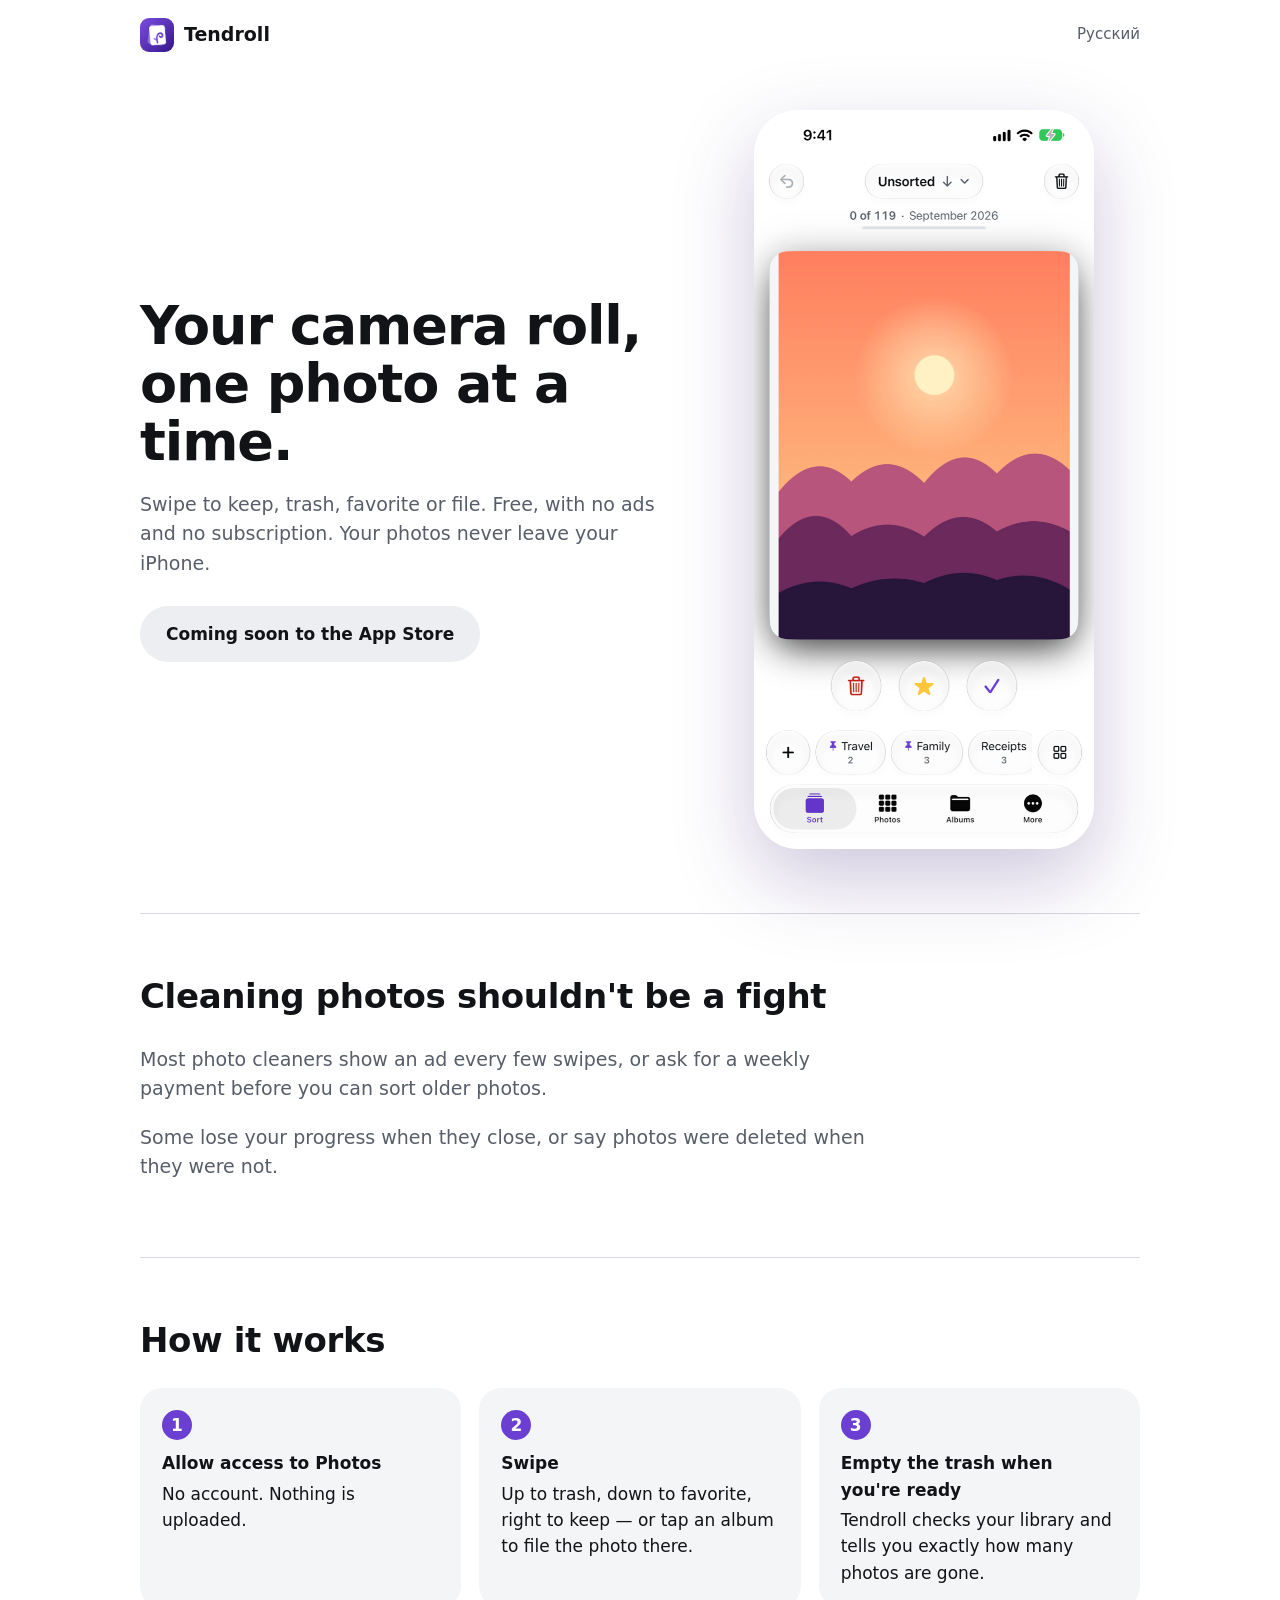
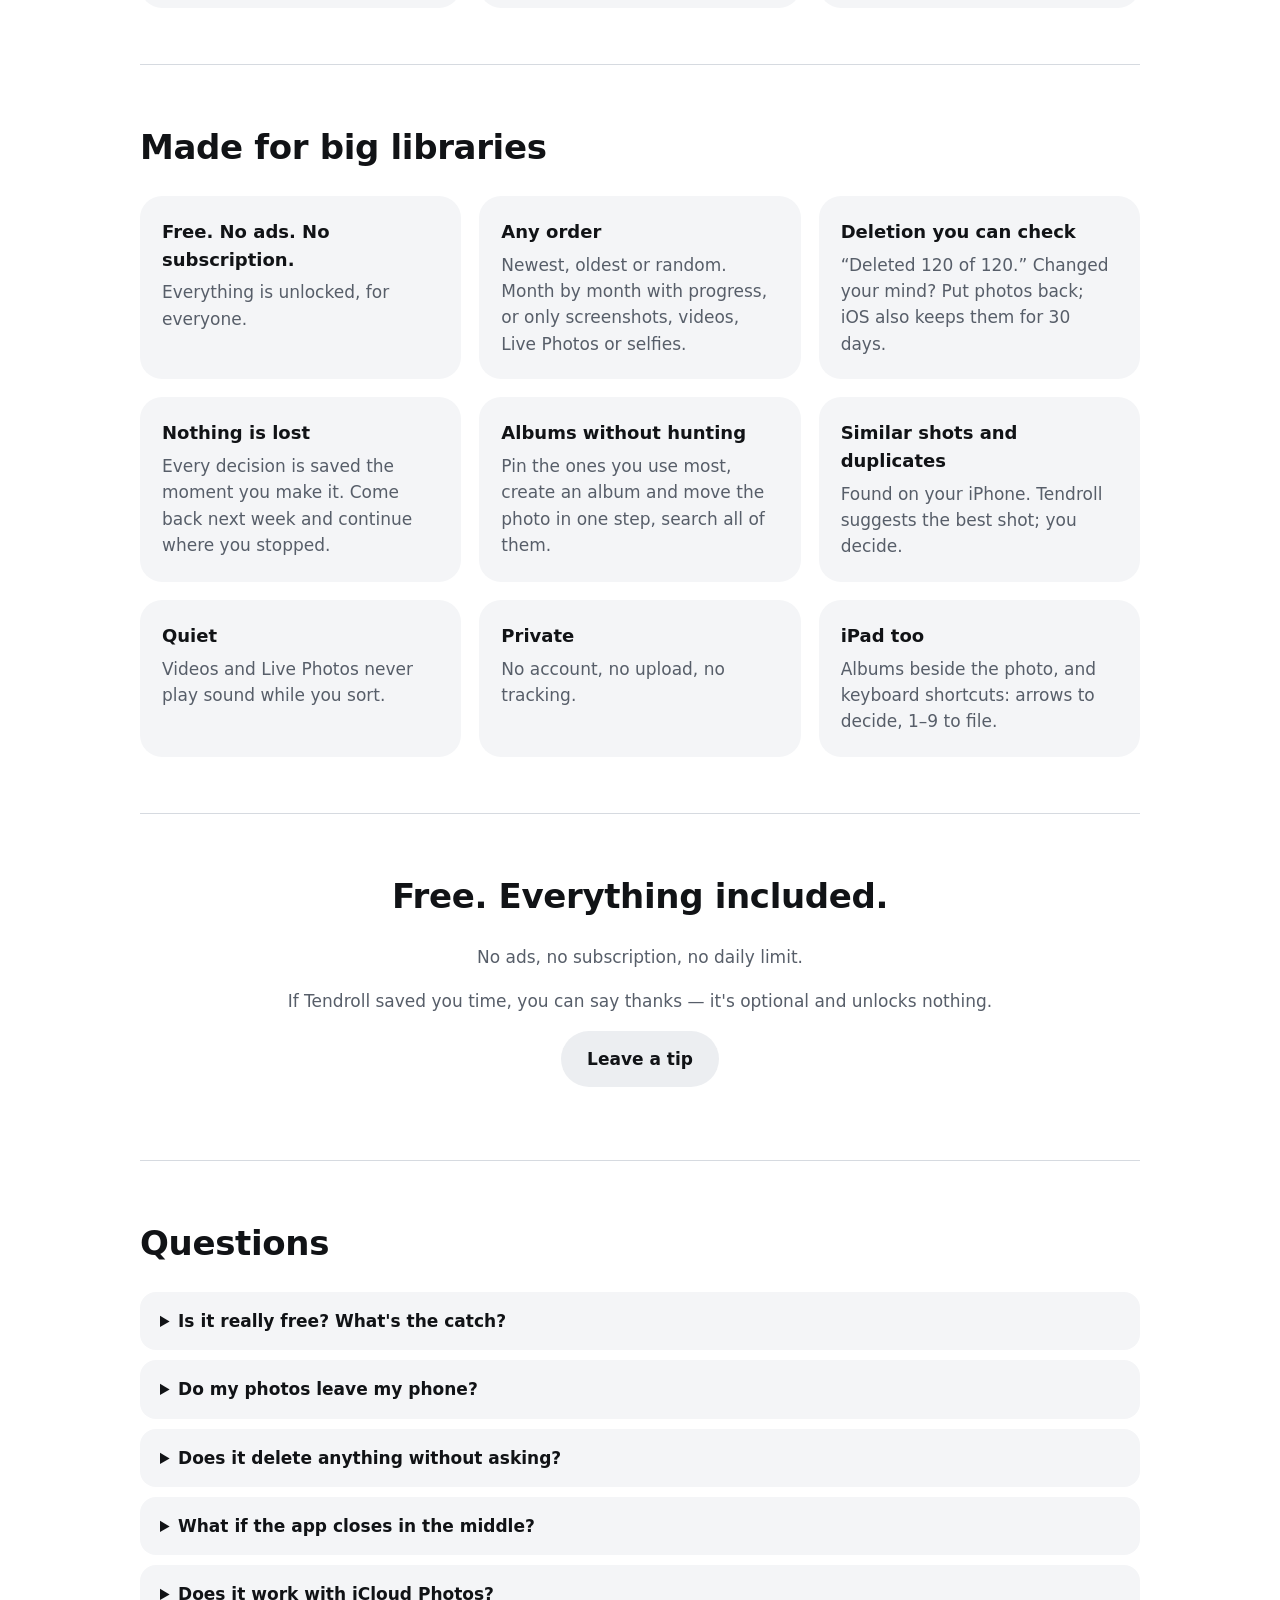
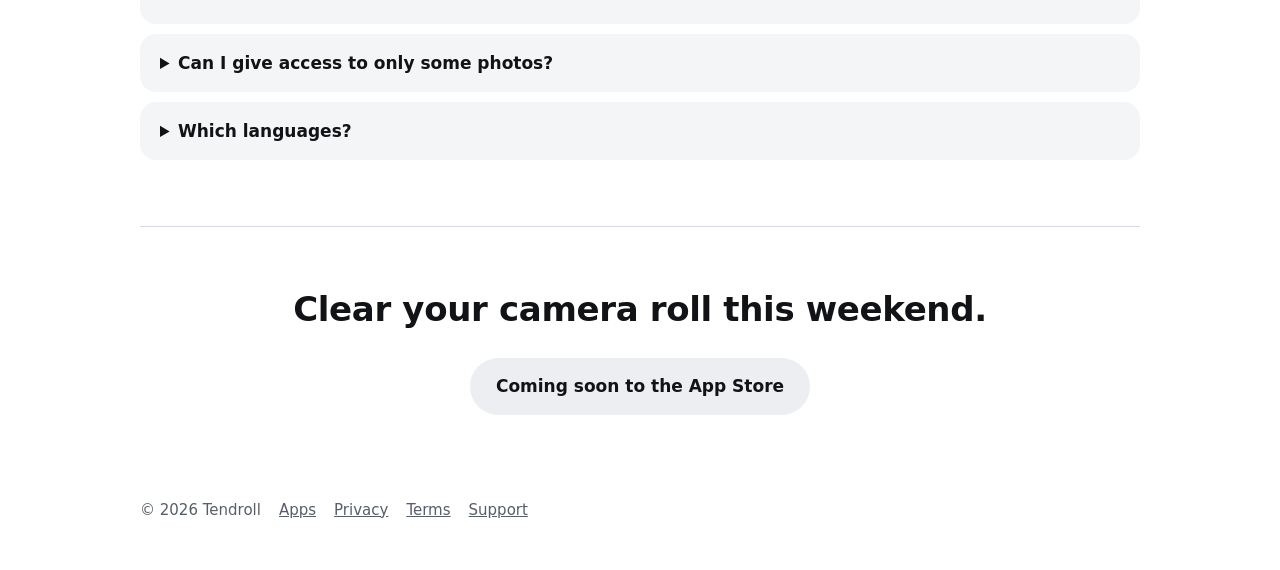
<file: index.html>
<!doctype html>
<html lang="en"><head><meta charset="utf-8"><meta name="viewport" content="width=device-width,initial-scale=1">
<title>Tendroll — sort your camera roll, one photo at a time</title><meta name="description" content="Swipe to keep, trash, favorite or file. Free, with no ads and no subscription. Your photos never leave your iPhone.">
<meta property="og:title" content="Tendroll — sort your camera roll, one photo at a time"><meta property="og:description" content="Swipe to keep, trash, favorite or file. Free, with no ads and no subscription. Your photos never leave your iPhone.">
<meta property="og:image" content="assets/og.png"><meta name="theme-color" content="#6b3fd1">
<link rel="icon" href="assets/icon-180.png"><link rel="apple-touch-icon" href="assets/icon-180.png">
<link rel="alternate" hreflang="ru" href="../ru/">
<link rel="stylesheet" href="assets/tokens.css"><style>
*{box-sizing:border-box}html{-webkit-text-size-adjust:100%}
body{margin:0;background:var(--color-bg);color:var(--color-text);font:var(--text-body)/1.55 -apple-system,BlinkMacSystemFont,"SF Pro Text",system-ui,sans-serif}
a{color:var(--color-accent)}
.wrap{max-width:1040px;margin:0 auto;padding:0 20px}
header.top{display:flex;align-items:center;justify-content:space-between;padding:18px 0}
.brand{display:flex;gap:10px;align-items:center;font-weight:700;font-size:19px;color:var(--color-text);text-decoration:none}
.brand img{width:34px;height:34px;border-radius:9px}
.lang{font-size:15px;color:var(--color-text-muted);text-decoration:none}
.hero{display:grid;grid-template-columns:1.1fr .9fr;gap:40px;align-items:center;padding:40px 0 64px}
.hero h1{font-size:clamp(34px,5vw,54px);line-height:1.08;margin:0 0 18px;letter-spacing:-.02em}
.hero p{font-size:19px;color:var(--color-text-muted);margin:0 0 28px;max-width:34em}
.btn{display:inline-block;background:var(--color-accent);color:var(--color-on-accent);padding:15px 26px;border-radius:999px;font-weight:600;text-decoration:none}
.btn.muted{background:var(--color-surface-2);color:var(--color-text)}
.shot{width:100%;max-width:340px;justify-self:center;border-radius:44px;box-shadow:0 30px 80px rgba(60,30,120,.25)}
section{padding:56px 0;border-top:1px solid var(--color-border)}
h2{font-size:clamp(26px,3.4vw,34px);margin:0 0 22px;letter-spacing:-.01em}
.grid{display:grid;grid-template-columns:repeat(3,1fr);gap:18px}
.card{background:var(--color-surface);border-radius:22px;padding:22px}
.card h3{margin:0 0 6px;font-size:18px}.card p{margin:0;color:var(--color-text-muted)}
ol.steps{list-style:none;padding:0;margin:0;display:grid;grid-template-columns:repeat(3,1fr);gap:18px;counter-reset:s}
ol.steps li{counter-increment:s;background:var(--color-surface);border-radius:22px;padding:22px}
ol.steps li::before{content:counter(s);display:inline-grid;place-items:center;width:30px;height:30px;border-radius:50%;background:var(--color-accent);color:var(--color-on-accent);font-weight:700;margin-bottom:10px}
ol.steps b{display:block;margin-bottom:4px}
.problem p{font-size:19px;color:var(--color-text-muted);max-width:40em}
.price{text-align:center}.price p{color:var(--color-text-muted)}
details{background:var(--color-surface);border-radius:16px;padding:16px 20px;margin-bottom:10px}
summary{font-weight:600;cursor:pointer}details p{margin:10px 0 0;color:var(--color-text-muted)}
.final{text-align:center}
footer{padding:28px 0 48px;color:var(--color-text-muted);font-size:15px;display:flex;gap:18px;flex-wrap:wrap}
footer a{color:var(--color-text-muted)}
.doc{max-width:720px;padding-bottom:60px}.doc h1{font-size:34px}.doc p{margin:0 0 16px}
@media (max-width:820px){.hero{grid-template-columns:1fr;padding-top:16px}.grid,ol.steps{grid-template-columns:1fr}.shot{max-width:280px}}
</style></head>
<body><div class="wrap"><header class="top"><a class="brand" href="./"><img src="assets/icon-180.png" alt="">Tendroll</a>
<a class="lang" href="../ru/" hreflang="ru">Русский</a></header>
<main>
<div class="hero"><div><h1>Your camera roll, one photo at a time.</h1><p>Swipe to keep, trash, favorite or file. Free, with no ads and no subscription. Your photos never leave your iPhone.</p><span class="btn muted">Coming soon to the App Store</span></div>
<img class="shot" src="assets/shot-en.png" alt="Tendroll sorting screen: a photo card with trash, favorite and keep buttons, and an album bar"></div>
<section class="problem"><h2>Cleaning photos shouldn't be a fight</h2><p>Most photo cleaners show an ad every few swipes, or ask for a weekly payment before you can sort older photos.</p><p>Some lose your progress when they close, or say photos were deleted when they were not.</p></section>
<section><h2>How it works</h2><ol class="steps"><li><b>Allow access to Photos</b>No account. Nothing is uploaded.</li><li><b>Swipe</b>Up to trash, down to favorite, right to keep — or tap an album to file the photo there.</li><li><b>Empty the trash when you're ready</b>Tendroll checks your library and tells you exactly how many photos are gone.</li></ol></section>
<section><h2>Made for big libraries</h2><div class="grid"><div class="card"><h3>Free. No ads. No subscription.</h3><p>Everything is unlocked, for everyone.</p></div><div class="card"><h3>Any order</h3><p>Newest, oldest or random. Month by month with progress, or only screenshots, videos, Live Photos or selfies.</p></div><div class="card"><h3>Deletion you can check</h3><p>“Deleted 120 of 120.” Changed your mind? Put photos back; iOS also keeps them for 30 days.</p></div><div class="card"><h3>Nothing is lost</h3><p>Every decision is saved the moment you make it. Come back next week and continue where you stopped.</p></div><div class="card"><h3>Albums without hunting</h3><p>Pin the ones you use most, create an album and move the photo in one step, search all of them.</p></div><div class="card"><h3>Similar shots and duplicates</h3><p>Found on your iPhone. Tendroll suggests the best shot; you decide.</p></div><div class="card"><h3>Quiet</h3><p>Videos and Live Photos never play sound while you sort.</p></div><div class="card"><h3>Private</h3><p>No account, no upload, no tracking.</p></div><div class="card"><h3>iPad too</h3><p>Albums beside the photo, and keyboard shortcuts: arrows to decide, 1–9 to file.</p></div></div></section>
<section class="price"><h2>Free. Everything included.</h2><p>No ads, no subscription, no daily limit.</p><p>If Tendroll saved you time, you can say thanks — it's optional and unlocks nothing.</p><p><a class="btn muted" href="https://boosty.to/vladislove_online/donate">Leave a tip</a></p></section>
<section><h2>Questions</h2><details><summary>Is it really free? What's the catch?</summary><p>No catch: no ads, no subscription, no tracking.</p></details><details><summary>Do my photos leave my phone?</summary><p>No. Tendroll works entirely on your device. There is no account and no server.</p></details><details><summary>Does it delete anything without asking?</summary><p>No. Photos you swipe up wait in Tendroll's Trash. Deleting asks iOS for confirmation, and iOS keeps them in Recently Deleted for 30 days.</p></details><details><summary>What if the app closes in the middle?</summary><p>You continue exactly where you stopped.</p></details><details><summary>Does it work with iCloud Photos?</summary><p>Yes, including photos stored only in iCloud.</p></details><details><summary>Can I give access to only some photos?</summary><p>Yes. Tendroll then sees only the photos you picked, and you can add more at any time.</p></details><details><summary>Which languages?</summary><p>English and Russian.</p></details></section>
<section class="final"><h2>Clear your camera roll this weekend.</h2><span class="btn muted">Coming soon to the App Store</span></section>
</main>
<footer><span>© 2026 Tendroll</span><a href="https://apps.vladislove.online/">Apps</a><a href="privacy.html">Privacy</a><a href="terms.html">Terms</a><a href="support.html">Support</a></footer>
</div></body></html>
</file>
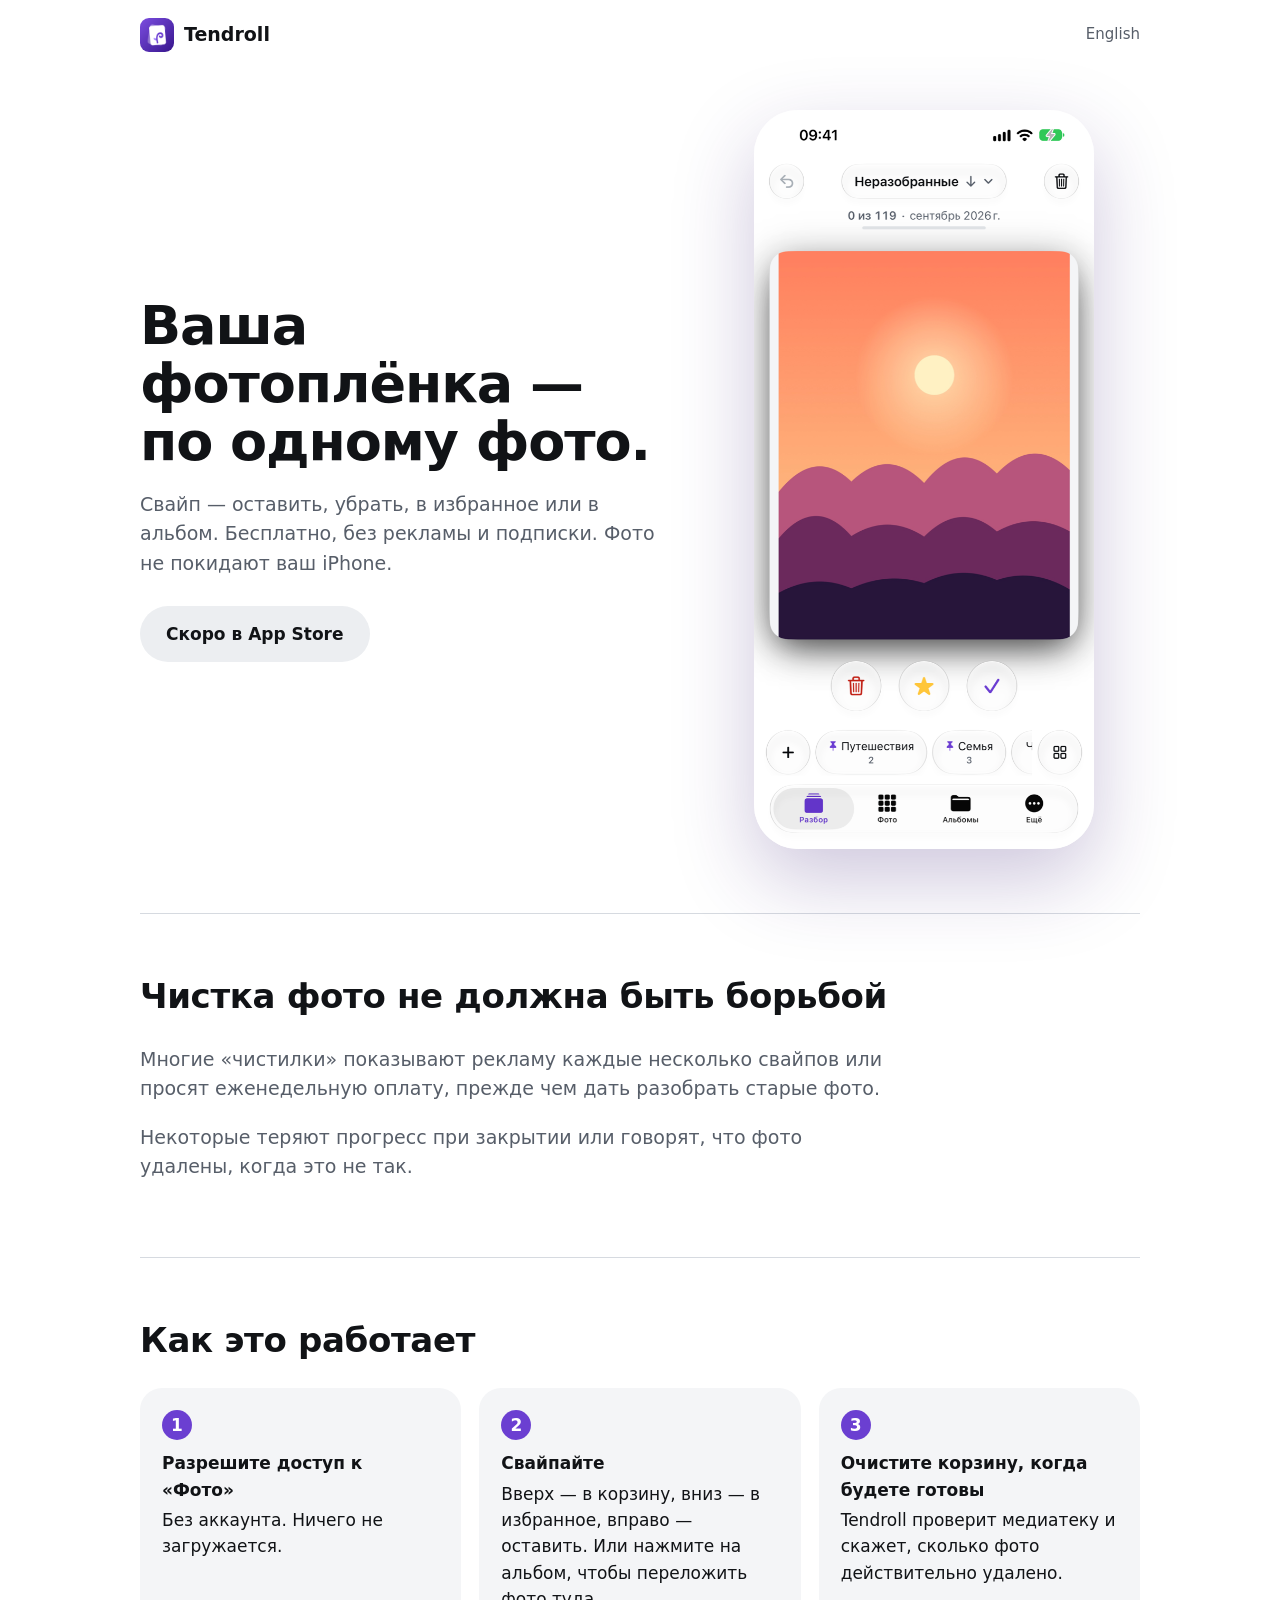
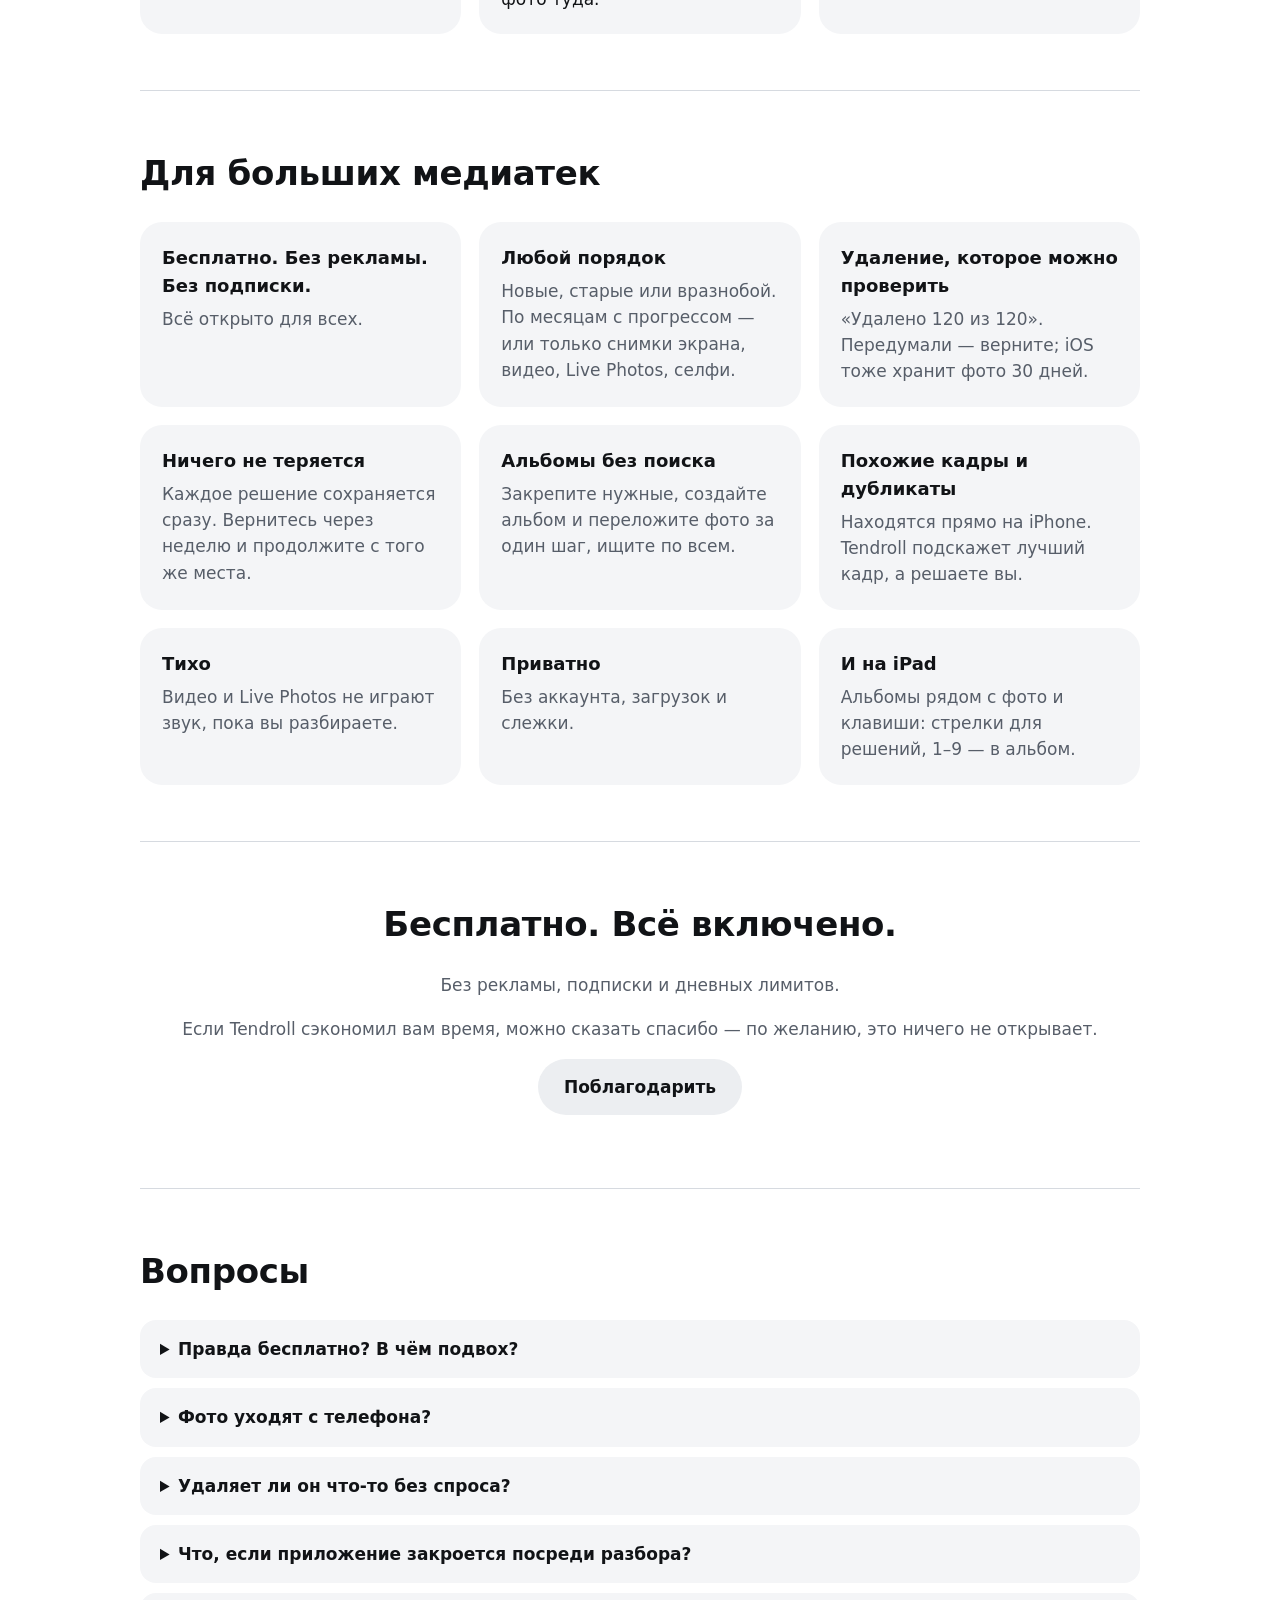
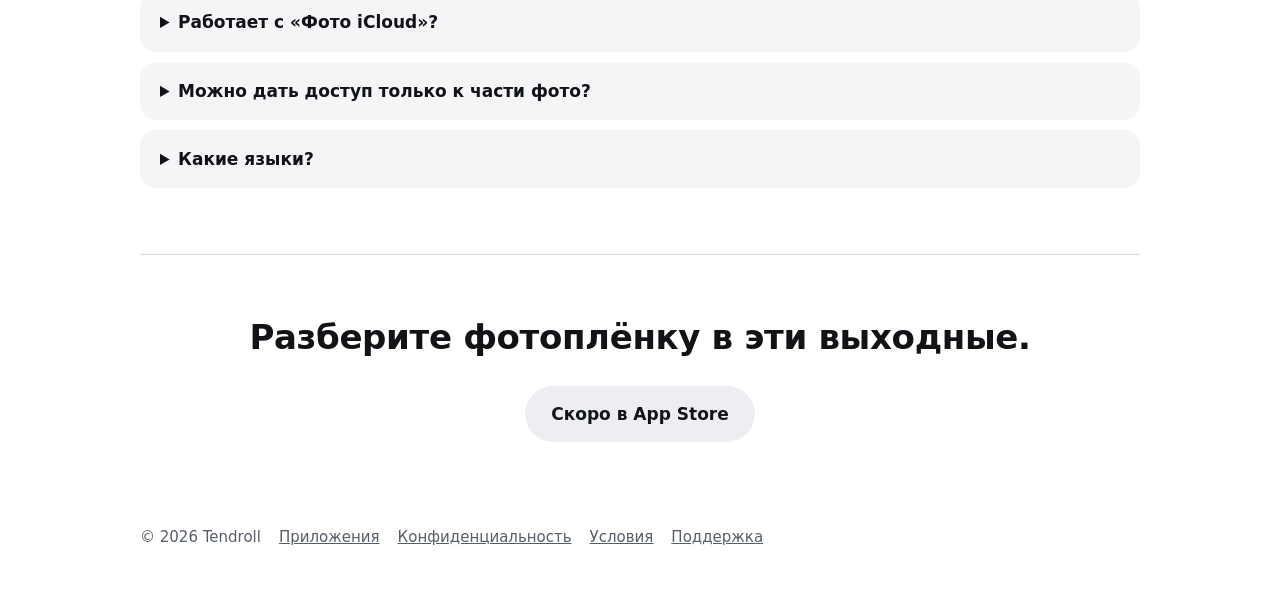
<file: ru/index.html>
<!doctype html>
<html lang="ru"><head><meta charset="utf-8"><meta name="viewport" content="width=device-width,initial-scale=1">
<title>Tendroll — разбор фотоплёнки по одному фото</title><meta name="description" content="Свайп — оставить, убрать, в избранное или в альбом. Бесплатно, без рекламы и подписки. Фото не покидают ваш iPhone.">
<meta property="og:title" content="Tendroll — разбор фотоплёнки по одному фото"><meta property="og:description" content="Свайп — оставить, убрать, в избранное или в альбом. Бесплатно, без рекламы и подписки. Фото не покидают ваш iPhone.">
<meta property="og:image" content="../assets/og.png"><meta name="theme-color" content="#6b3fd1">
<link rel="icon" href="../assets/icon-180.png"><link rel="apple-touch-icon" href="../assets/icon-180.png">
<link rel="alternate" hreflang="en" href="../">
<link rel="stylesheet" href="../assets/tokens.css"><style>
*{box-sizing:border-box}html{-webkit-text-size-adjust:100%}
body{margin:0;background:var(--color-bg);color:var(--color-text);font:var(--text-body)/1.55 -apple-system,BlinkMacSystemFont,"SF Pro Text",system-ui,sans-serif}
a{color:var(--color-accent)}
.wrap{max-width:1040px;margin:0 auto;padding:0 20px}
header.top{display:flex;align-items:center;justify-content:space-between;padding:18px 0}
.brand{display:flex;gap:10px;align-items:center;font-weight:700;font-size:19px;color:var(--color-text);text-decoration:none}
.brand img{width:34px;height:34px;border-radius:9px}
.lang{font-size:15px;color:var(--color-text-muted);text-decoration:none}
.hero{display:grid;grid-template-columns:1.1fr .9fr;gap:40px;align-items:center;padding:40px 0 64px}
.hero h1{font-size:clamp(34px,5vw,54px);line-height:1.08;margin:0 0 18px;letter-spacing:-.02em}
.hero p{font-size:19px;color:var(--color-text-muted);margin:0 0 28px;max-width:34em}
.btn{display:inline-block;background:var(--color-accent);color:var(--color-on-accent);padding:15px 26px;border-radius:999px;font-weight:600;text-decoration:none}
.btn.muted{background:var(--color-surface-2);color:var(--color-text)}
.shot{width:100%;max-width:340px;justify-self:center;border-radius:44px;box-shadow:0 30px 80px rgba(60,30,120,.25)}
section{padding:56px 0;border-top:1px solid var(--color-border)}
h2{font-size:clamp(26px,3.4vw,34px);margin:0 0 22px;letter-spacing:-.01em}
.grid{display:grid;grid-template-columns:repeat(3,1fr);gap:18px}
.card{background:var(--color-surface);border-radius:22px;padding:22px}
.card h3{margin:0 0 6px;font-size:18px}.card p{margin:0;color:var(--color-text-muted)}
ol.steps{list-style:none;padding:0;margin:0;display:grid;grid-template-columns:repeat(3,1fr);gap:18px;counter-reset:s}
ol.steps li{counter-increment:s;background:var(--color-surface);border-radius:22px;padding:22px}
ol.steps li::before{content:counter(s);display:inline-grid;place-items:center;width:30px;height:30px;border-radius:50%;background:var(--color-accent);color:var(--color-on-accent);font-weight:700;margin-bottom:10px}
ol.steps b{display:block;margin-bottom:4px}
.problem p{font-size:19px;color:var(--color-text-muted);max-width:40em}
.price{text-align:center}.price p{color:var(--color-text-muted)}
details{background:var(--color-surface);border-radius:16px;padding:16px 20px;margin-bottom:10px}
summary{font-weight:600;cursor:pointer}details p{margin:10px 0 0;color:var(--color-text-muted)}
.final{text-align:center}
footer{padding:28px 0 48px;color:var(--color-text-muted);font-size:15px;display:flex;gap:18px;flex-wrap:wrap}
footer a{color:var(--color-text-muted)}
.doc{max-width:720px;padding-bottom:60px}.doc h1{font-size:34px}.doc p{margin:0 0 16px}
@media (max-width:820px){.hero{grid-template-columns:1fr;padding-top:16px}.grid,ol.steps{grid-template-columns:1fr}.shot{max-width:280px}}
</style></head>
<body><div class="wrap"><header class="top"><a class="brand" href="./"><img src="../assets/icon-180.png" alt="">Tendroll</a>
<a class="lang" href="../" hreflang="en">English</a></header>
<main>
<div class="hero"><div><h1>Ваша фотоплёнка — по одному фото.</h1><p>Свайп — оставить, убрать, в избранное или в альбом. Бесплатно, без рекламы и подписки. Фото не покидают ваш iPhone.</p><span class="btn muted">Скоро в App Store</span></div>
<img class="shot" src="../assets/shot-ru.png" alt="Экран разбора Tendroll: карточка фото с кнопками «в корзину», «в избранное», «оставить» и панелью альбомов"></div>
<section class="problem"><h2>Чистка фото не должна быть борьбой</h2><p>Многие «чистилки» показывают рекламу каждые несколько свайпов или просят еженедельную оплату, прежде чем дать разобрать старые фото.</p><p>Некоторые теряют прогресс при закрытии или говорят, что фото удалены, когда это не так.</p></section>
<section><h2>Как это работает</h2><ol class="steps"><li><b>Разрешите доступ к «Фото»</b>Без аккаунта. Ничего не загружается.</li><li><b>Свайпайте</b>Вверх — в корзину, вниз — в избранное, вправо — оставить. Или нажмите на альбом, чтобы переложить фото туда.</li><li><b>Очистите корзину, когда будете готовы</b>Tendroll проверит медиатеку и скажет, сколько фото действительно удалено.</li></ol></section>
<section><h2>Для больших медиатек</h2><div class="grid"><div class="card"><h3>Бесплатно. Без рекламы. Без подписки.</h3><p>Всё открыто для всех.</p></div><div class="card"><h3>Любой порядок</h3><p>Новые, старые или вразнобой. По месяцам с прогрессом — или только снимки экрана, видео, Live Photos, селфи.</p></div><div class="card"><h3>Удаление, которое можно проверить</h3><p>«Удалено 120 из 120». Передумали — верните; iOS тоже хранит фото 30 дней.</p></div><div class="card"><h3>Ничего не теряется</h3><p>Каждое решение сохраняется сразу. Вернитесь через неделю и продолжите с того же места.</p></div><div class="card"><h3>Альбомы без поиска</h3><p>Закрепите нужные, создайте альбом и переложите фото за один шаг, ищите по всем.</p></div><div class="card"><h3>Похожие кадры и дубликаты</h3><p>Находятся прямо на iPhone. Tendroll подскажет лучший кадр, а решаете вы.</p></div><div class="card"><h3>Тихо</h3><p>Видео и Live Photos не играют звук, пока вы разбираете.</p></div><div class="card"><h3>Приватно</h3><p>Без аккаунта, загрузок и слежки.</p></div><div class="card"><h3>И на iPad</h3><p>Альбомы рядом с фото и клавиши: стрелки для решений, 1–9 — в альбом.</p></div></div></section>
<section class="price"><h2>Бесплатно. Всё включено.</h2><p>Без рекламы, подписки и дневных лимитов.</p><p>Если Tendroll сэкономил вам время, можно сказать спасибо — по желанию, это ничего не открывает.</p><p><a class="btn muted" href="https://boosty.to/vladislove_online/donate">Поблагодарить</a></p></section>
<section><h2>Вопросы</h2><details><summary>Правда бесплатно? В чём подвох?</summary><p>Подвоха нет: ни рекламы, ни подписки, ни слежки.</p></details><details><summary>Фото уходят с телефона?</summary><p>Нет. Tendroll работает только на устройстве. Нет ни аккаунта, ни сервера.</p></details><details><summary>Удаляет ли он что-то без спроса?</summary><p>Нет. Смахнутые вверх фото ждут в корзине Tendroll. Удаление подтверждается в iOS, а iOS ещё 30 дней хранит их в «Недавно удалённых».</p></details><details><summary>Что, если приложение закроется посреди разбора?</summary><p>Вы продолжите ровно с того же места.</p></details><details><summary>Работает с «Фото iCloud»?</summary><p>Да, включая фото, которые хранятся только в iCloud.</p></details><details><summary>Можно дать доступ только к части фото?</summary><p>Да. Тогда Tendroll видит только выбранные фото, а добавить ещё можно в любой момент.</p></details><details><summary>Какие языки?</summary><p>Русский и английский.</p></details></section>
<section class="final"><h2>Разберите фотоплёнку в эти выходные.</h2><span class="btn muted">Скоро в App Store</span></section>
</main>
<footer><span>© 2026 Tendroll</span><a href="https://apps.vladislove.online/">Приложения</a><a href="privacy.html">Конфиденциальность</a><a href="terms.html">Условия</a><a href="support.html">Поддержка</a></footer>
</div></body></html>
</file>
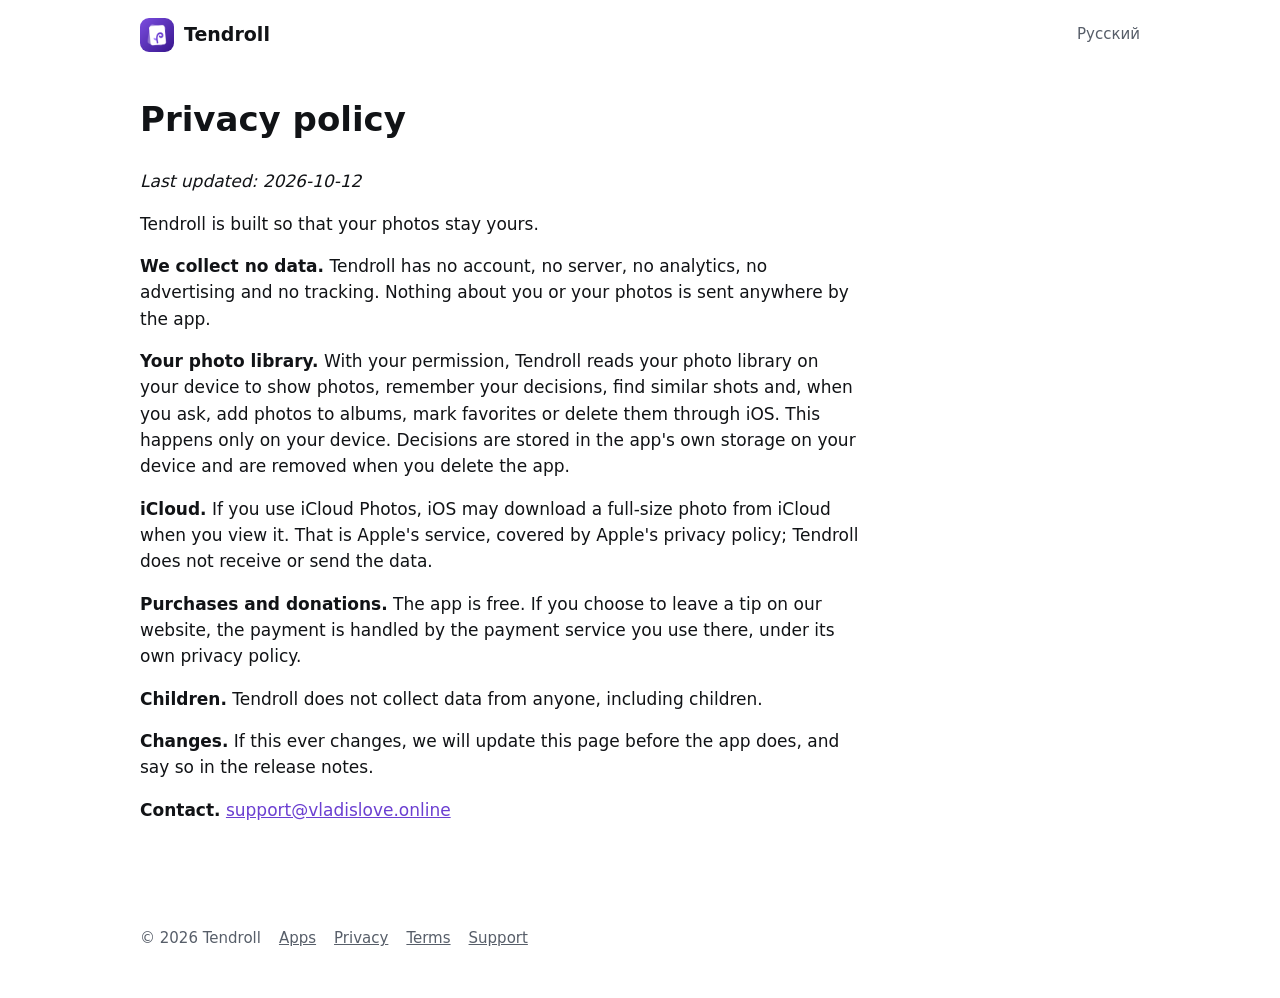
<file: privacy.html>
<!doctype html>
<html lang="en"><head><meta charset="utf-8"><meta name="viewport" content="width=device-width,initial-scale=1">
<title>Privacy policy — Tendroll</title><meta name="description" content="Swipe to keep, trash, favorite or file. Free, with no ads and no subscription. Your photos never leave your iPhone.">
<meta property="og:title" content="Privacy policy — Tendroll"><meta property="og:description" content="Swipe to keep, trash, favorite or file. Free, with no ads and no subscription. Your photos never leave your iPhone.">
<meta property="og:image" content="assets/og.png"><meta name="theme-color" content="#6b3fd1">
<link rel="icon" href="assets/icon-180.png"><link rel="apple-touch-icon" href="assets/icon-180.png">
<link rel="alternate" hreflang="ru" href="../ru/">
<link rel="stylesheet" href="assets/tokens.css"><style>
*{box-sizing:border-box}html{-webkit-text-size-adjust:100%}
body{margin:0;background:var(--color-bg);color:var(--color-text);font:var(--text-body)/1.55 -apple-system,BlinkMacSystemFont,"SF Pro Text",system-ui,sans-serif}
a{color:var(--color-accent)}
.wrap{max-width:1040px;margin:0 auto;padding:0 20px}
header.top{display:flex;align-items:center;justify-content:space-between;padding:18px 0}
.brand{display:flex;gap:10px;align-items:center;font-weight:700;font-size:19px;color:var(--color-text);text-decoration:none}
.brand img{width:34px;height:34px;border-radius:9px}
.lang{font-size:15px;color:var(--color-text-muted);text-decoration:none}
.hero{display:grid;grid-template-columns:1.1fr .9fr;gap:40px;align-items:center;padding:40px 0 64px}
.hero h1{font-size:clamp(34px,5vw,54px);line-height:1.08;margin:0 0 18px;letter-spacing:-.02em}
.hero p{font-size:19px;color:var(--color-text-muted);margin:0 0 28px;max-width:34em}
.btn{display:inline-block;background:var(--color-accent);color:var(--color-on-accent);padding:15px 26px;border-radius:999px;font-weight:600;text-decoration:none}
.btn.muted{background:var(--color-surface-2);color:var(--color-text)}
.shot{width:100%;max-width:340px;justify-self:center;border-radius:44px;box-shadow:0 30px 80px rgba(60,30,120,.25)}
section{padding:56px 0;border-top:1px solid var(--color-border)}
h2{font-size:clamp(26px,3.4vw,34px);margin:0 0 22px;letter-spacing:-.01em}
.grid{display:grid;grid-template-columns:repeat(3,1fr);gap:18px}
.card{background:var(--color-surface);border-radius:22px;padding:22px}
.card h3{margin:0 0 6px;font-size:18px}.card p{margin:0;color:var(--color-text-muted)}
ol.steps{list-style:none;padding:0;margin:0;display:grid;grid-template-columns:repeat(3,1fr);gap:18px;counter-reset:s}
ol.steps li{counter-increment:s;background:var(--color-surface);border-radius:22px;padding:22px}
ol.steps li::before{content:counter(s);display:inline-grid;place-items:center;width:30px;height:30px;border-radius:50%;background:var(--color-accent);color:var(--color-on-accent);font-weight:700;margin-bottom:10px}
ol.steps b{display:block;margin-bottom:4px}
.problem p{font-size:19px;color:var(--color-text-muted);max-width:40em}
.price{text-align:center}.price p{color:var(--color-text-muted)}
details{background:var(--color-surface);border-radius:16px;padding:16px 20px;margin-bottom:10px}
summary{font-weight:600;cursor:pointer}details p{margin:10px 0 0;color:var(--color-text-muted)}
.final{text-align:center}
footer{padding:28px 0 48px;color:var(--color-text-muted);font-size:15px;display:flex;gap:18px;flex-wrap:wrap}
footer a{color:var(--color-text-muted)}
.doc{max-width:720px;padding-bottom:60px}.doc h1{font-size:34px}.doc p{margin:0 0 16px}
@media (max-width:820px){.hero{grid-template-columns:1fr;padding-top:16px}.grid,ol.steps{grid-template-columns:1fr}.shot{max-width:280px}}
</style></head>
<body><div class="wrap"><header class="top"><a class="brand" href="./"><img src="assets/icon-180.png" alt="">Tendroll</a>
<a class="lang" href="../ru/" hreflang="ru">Русский</a></header>
<main class="doc"><h1>Privacy policy</h1><p><i>Last updated: 2026-10-12</i></p><p>Tendroll is built so that your photos stay yours.</p><p><b>We collect no data.</b> Tendroll has no account, no server, no analytics, no advertising and no tracking. Nothing about you or your photos is sent anywhere by the app.</p><p><b>Your photo library.</b> With your permission, Tendroll reads your photo library on your device to show photos, remember your decisions, find similar shots and, when you ask, add photos to albums, mark favorites or delete them through iOS. This happens only on your device. Decisions are stored in the app's own storage on your device and are removed when you delete the app.</p><p><b>iCloud.</b> If you use iCloud Photos, iOS may download a full-size photo from iCloud when you view it. That is Apple's service, covered by Apple's privacy policy; Tendroll does not receive or send the data.</p><p><b>Purchases and donations.</b> The app is free. If you choose to leave a tip on our website, the payment is handled by the payment service you use there, under its own privacy policy.</p><p><b>Children.</b> Tendroll does not collect data from anyone, including children.</p><p><b>Changes.</b> If this ever changes, we will update this page before the app does, and say so in the release notes.</p><p><b>Contact.</b> <a href="mailto:support@vladislove.online">support@vladislove.online</a></p></main>
<footer><span>© 2026 Tendroll</span><a href="https://apps.vladislove.online/">Apps</a><a href="privacy.html">Privacy</a><a href="terms.html">Terms</a><a href="support.html">Support</a></footer>
</div></body></html>
</file>
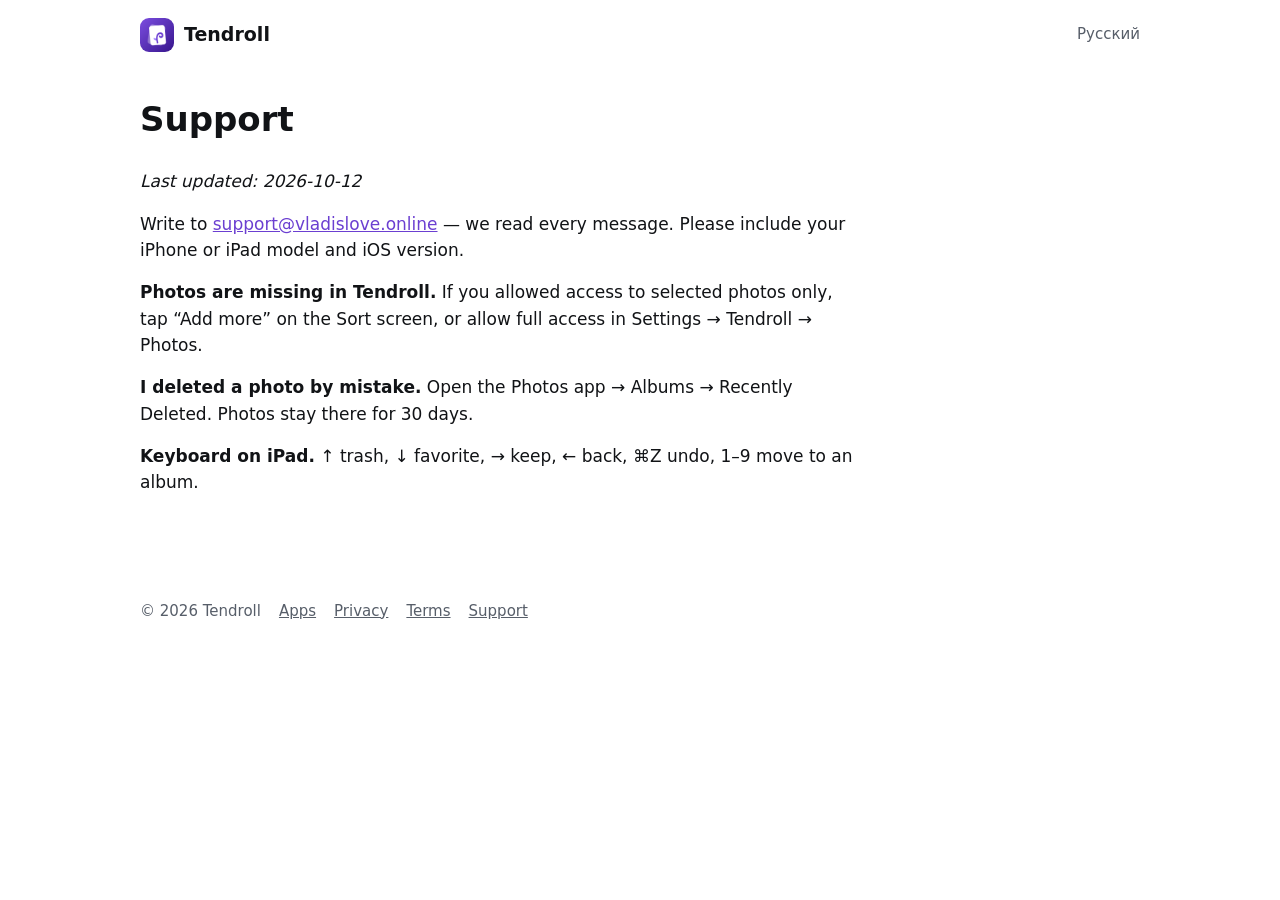
<file: support.html>
<!doctype html>
<html lang="en"><head><meta charset="utf-8"><meta name="viewport" content="width=device-width,initial-scale=1">
<title>Support — Tendroll</title><meta name="description" content="Swipe to keep, trash, favorite or file. Free, with no ads and no subscription. Your photos never leave your iPhone.">
<meta property="og:title" content="Support — Tendroll"><meta property="og:description" content="Swipe to keep, trash, favorite or file. Free, with no ads and no subscription. Your photos never leave your iPhone.">
<meta property="og:image" content="assets/og.png"><meta name="theme-color" content="#6b3fd1">
<link rel="icon" href="assets/icon-180.png"><link rel="apple-touch-icon" href="assets/icon-180.png">
<link rel="alternate" hreflang="ru" href="../ru/">
<link rel="stylesheet" href="assets/tokens.css"><style>
*{box-sizing:border-box}html{-webkit-text-size-adjust:100%}
body{margin:0;background:var(--color-bg);color:var(--color-text);font:var(--text-body)/1.55 -apple-system,BlinkMacSystemFont,"SF Pro Text",system-ui,sans-serif}
a{color:var(--color-accent)}
.wrap{max-width:1040px;margin:0 auto;padding:0 20px}
header.top{display:flex;align-items:center;justify-content:space-between;padding:18px 0}
.brand{display:flex;gap:10px;align-items:center;font-weight:700;font-size:19px;color:var(--color-text);text-decoration:none}
.brand img{width:34px;height:34px;border-radius:9px}
.lang{font-size:15px;color:var(--color-text-muted);text-decoration:none}
.hero{display:grid;grid-template-columns:1.1fr .9fr;gap:40px;align-items:center;padding:40px 0 64px}
.hero h1{font-size:clamp(34px,5vw,54px);line-height:1.08;margin:0 0 18px;letter-spacing:-.02em}
.hero p{font-size:19px;color:var(--color-text-muted);margin:0 0 28px;max-width:34em}
.btn{display:inline-block;background:var(--color-accent);color:var(--color-on-accent);padding:15px 26px;border-radius:999px;font-weight:600;text-decoration:none}
.btn.muted{background:var(--color-surface-2);color:var(--color-text)}
.shot{width:100%;max-width:340px;justify-self:center;border-radius:44px;box-shadow:0 30px 80px rgba(60,30,120,.25)}
section{padding:56px 0;border-top:1px solid var(--color-border)}
h2{font-size:clamp(26px,3.4vw,34px);margin:0 0 22px;letter-spacing:-.01em}
.grid{display:grid;grid-template-columns:repeat(3,1fr);gap:18px}
.card{background:var(--color-surface);border-radius:22px;padding:22px}
.card h3{margin:0 0 6px;font-size:18px}.card p{margin:0;color:var(--color-text-muted)}
ol.steps{list-style:none;padding:0;margin:0;display:grid;grid-template-columns:repeat(3,1fr);gap:18px;counter-reset:s}
ol.steps li{counter-increment:s;background:var(--color-surface);border-radius:22px;padding:22px}
ol.steps li::before{content:counter(s);display:inline-grid;place-items:center;width:30px;height:30px;border-radius:50%;background:var(--color-accent);color:var(--color-on-accent);font-weight:700;margin-bottom:10px}
ol.steps b{display:block;margin-bottom:4px}
.problem p{font-size:19px;color:var(--color-text-muted);max-width:40em}
.price{text-align:center}.price p{color:var(--color-text-muted)}
details{background:var(--color-surface);border-radius:16px;padding:16px 20px;margin-bottom:10px}
summary{font-weight:600;cursor:pointer}details p{margin:10px 0 0;color:var(--color-text-muted)}
.final{text-align:center}
footer{padding:28px 0 48px;color:var(--color-text-muted);font-size:15px;display:flex;gap:18px;flex-wrap:wrap}
footer a{color:var(--color-text-muted)}
.doc{max-width:720px;padding-bottom:60px}.doc h1{font-size:34px}.doc p{margin:0 0 16px}
@media (max-width:820px){.hero{grid-template-columns:1fr;padding-top:16px}.grid,ol.steps{grid-template-columns:1fr}.shot{max-width:280px}}
</style></head>
<body><div class="wrap"><header class="top"><a class="brand" href="./"><img src="assets/icon-180.png" alt="">Tendroll</a>
<a class="lang" href="../ru/" hreflang="ru">Русский</a></header>
<main class="doc"><h1>Support</h1><p><i>Last updated: 2026-10-12</i></p><p>Write to <a href="mailto:support@vladislove.online">support@vladislove.online</a> — we read every message. Please include your iPhone or iPad model and iOS version.</p><p><b>Photos are missing in Tendroll.</b> If you allowed access to selected photos only, tap “Add more” on the Sort screen, or allow full access in Settings → Tendroll → Photos.</p><p><b>I deleted a photo by mistake.</b> Open the Photos app → Albums → Recently Deleted. Photos stay there for 30 days.</p><p><b>Keyboard on iPad.</b> ↑ trash, ↓ favorite, → keep, ← back, ⌘Z undo, 1–9 move to an album.</p></main>
<footer><span>© 2026 Tendroll</span><a href="https://apps.vladislove.online/">Apps</a><a href="privacy.html">Privacy</a><a href="terms.html">Terms</a><a href="support.html">Support</a></footer>
</div></body></html>
</file>
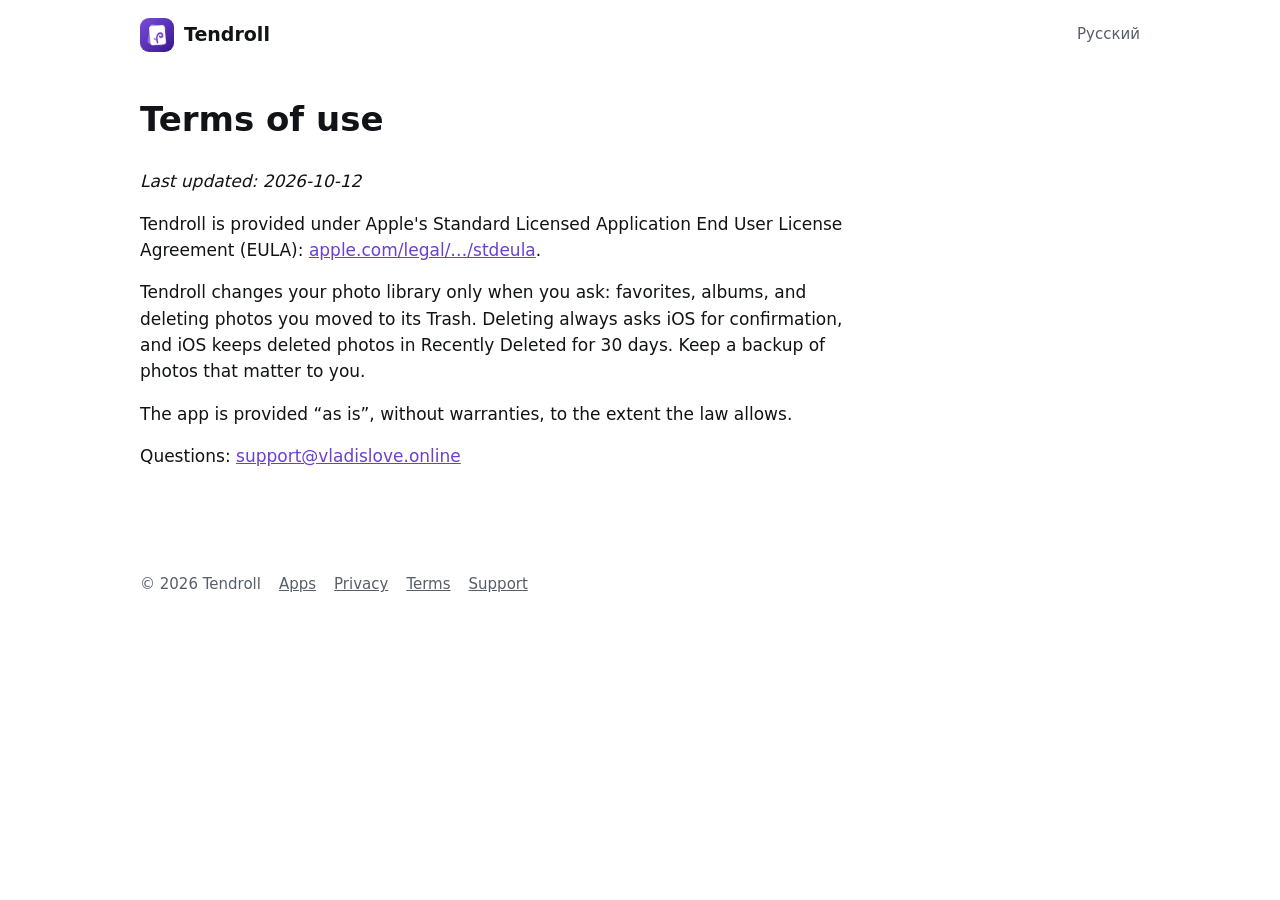
<file: terms.html>
<!doctype html>
<html lang="en"><head><meta charset="utf-8"><meta name="viewport" content="width=device-width,initial-scale=1">
<title>Terms of use — Tendroll</title><meta name="description" content="Swipe to keep, trash, favorite or file. Free, with no ads and no subscription. Your photos never leave your iPhone.">
<meta property="og:title" content="Terms of use — Tendroll"><meta property="og:description" content="Swipe to keep, trash, favorite or file. Free, with no ads and no subscription. Your photos never leave your iPhone.">
<meta property="og:image" content="assets/og.png"><meta name="theme-color" content="#6b3fd1">
<link rel="icon" href="assets/icon-180.png"><link rel="apple-touch-icon" href="assets/icon-180.png">
<link rel="alternate" hreflang="ru" href="../ru/">
<link rel="stylesheet" href="assets/tokens.css"><style>
*{box-sizing:border-box}html{-webkit-text-size-adjust:100%}
body{margin:0;background:var(--color-bg);color:var(--color-text);font:var(--text-body)/1.55 -apple-system,BlinkMacSystemFont,"SF Pro Text",system-ui,sans-serif}
a{color:var(--color-accent)}
.wrap{max-width:1040px;margin:0 auto;padding:0 20px}
header.top{display:flex;align-items:center;justify-content:space-between;padding:18px 0}
.brand{display:flex;gap:10px;align-items:center;font-weight:700;font-size:19px;color:var(--color-text);text-decoration:none}
.brand img{width:34px;height:34px;border-radius:9px}
.lang{font-size:15px;color:var(--color-text-muted);text-decoration:none}
.hero{display:grid;grid-template-columns:1.1fr .9fr;gap:40px;align-items:center;padding:40px 0 64px}
.hero h1{font-size:clamp(34px,5vw,54px);line-height:1.08;margin:0 0 18px;letter-spacing:-.02em}
.hero p{font-size:19px;color:var(--color-text-muted);margin:0 0 28px;max-width:34em}
.btn{display:inline-block;background:var(--color-accent);color:var(--color-on-accent);padding:15px 26px;border-radius:999px;font-weight:600;text-decoration:none}
.btn.muted{background:var(--color-surface-2);color:var(--color-text)}
.shot{width:100%;max-width:340px;justify-self:center;border-radius:44px;box-shadow:0 30px 80px rgba(60,30,120,.25)}
section{padding:56px 0;border-top:1px solid var(--color-border)}
h2{font-size:clamp(26px,3.4vw,34px);margin:0 0 22px;letter-spacing:-.01em}
.grid{display:grid;grid-template-columns:repeat(3,1fr);gap:18px}
.card{background:var(--color-surface);border-radius:22px;padding:22px}
.card h3{margin:0 0 6px;font-size:18px}.card p{margin:0;color:var(--color-text-muted)}
ol.steps{list-style:none;padding:0;margin:0;display:grid;grid-template-columns:repeat(3,1fr);gap:18px;counter-reset:s}
ol.steps li{counter-increment:s;background:var(--color-surface);border-radius:22px;padding:22px}
ol.steps li::before{content:counter(s);display:inline-grid;place-items:center;width:30px;height:30px;border-radius:50%;background:var(--color-accent);color:var(--color-on-accent);font-weight:700;margin-bottom:10px}
ol.steps b{display:block;margin-bottom:4px}
.problem p{font-size:19px;color:var(--color-text-muted);max-width:40em}
.price{text-align:center}.price p{color:var(--color-text-muted)}
details{background:var(--color-surface);border-radius:16px;padding:16px 20px;margin-bottom:10px}
summary{font-weight:600;cursor:pointer}details p{margin:10px 0 0;color:var(--color-text-muted)}
.final{text-align:center}
footer{padding:28px 0 48px;color:var(--color-text-muted);font-size:15px;display:flex;gap:18px;flex-wrap:wrap}
footer a{color:var(--color-text-muted)}
.doc{max-width:720px;padding-bottom:60px}.doc h1{font-size:34px}.doc p{margin:0 0 16px}
@media (max-width:820px){.hero{grid-template-columns:1fr;padding-top:16px}.grid,ol.steps{grid-template-columns:1fr}.shot{max-width:280px}}
</style></head>
<body><div class="wrap"><header class="top"><a class="brand" href="./"><img src="assets/icon-180.png" alt="">Tendroll</a>
<a class="lang" href="../ru/" hreflang="ru">Русский</a></header>
<main class="doc"><h1>Terms of use</h1><p><i>Last updated: 2026-10-12</i></p><p>Tendroll is provided under Apple's Standard Licensed Application End User License Agreement (EULA): <a href="https://www.apple.com/legal/internet-services/itunes/dev/stdeula/">apple.com/legal/…/stdeula</a>.</p><p>Tendroll changes your photo library only when you ask: favorites, albums, and deleting photos you moved to its Trash. Deleting always asks iOS for confirmation, and iOS keeps deleted photos in Recently Deleted for 30 days. Keep a backup of photos that matter to you.</p><p>The app is provided “as is”, without warranties, to the extent the law allows.</p><p>Questions: <a href="mailto:support@vladislove.online">support@vladislove.online</a></p></main>
<footer><span>© 2026 Tendroll</span><a href="https://apps.vladislove.online/">Apps</a><a href="privacy.html">Privacy</a><a href="terms.html">Terms</a><a href="support.html">Support</a></footer>
</div></body></html>
</file>
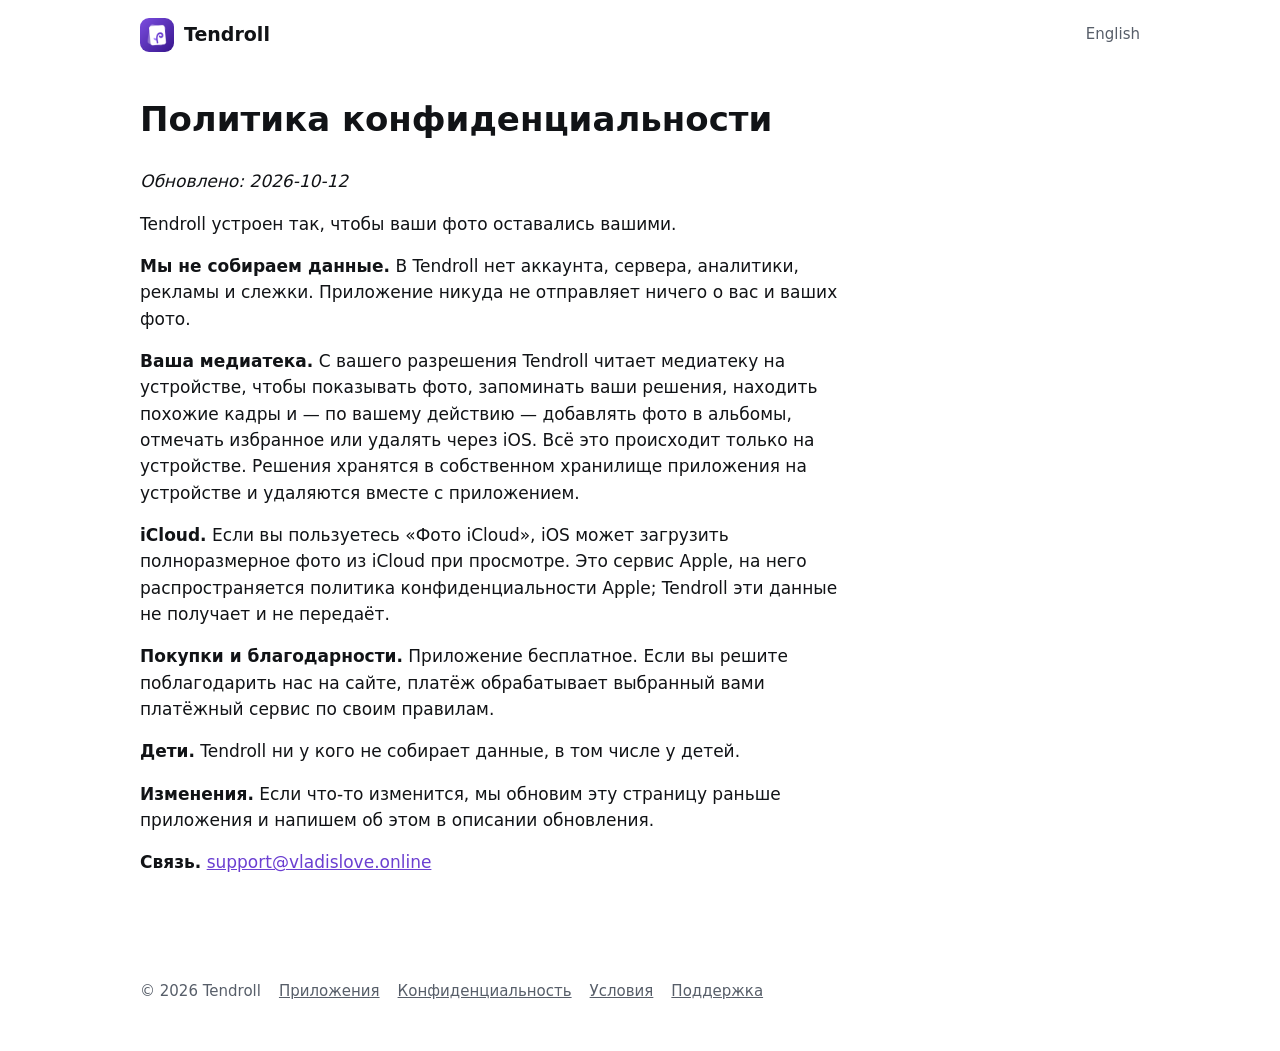
<file: ru/privacy.html>
<!doctype html>
<html lang="ru"><head><meta charset="utf-8"><meta name="viewport" content="width=device-width,initial-scale=1">
<title>Политика конфиденциальности — Tendroll</title><meta name="description" content="Свайп — оставить, убрать, в избранное или в альбом. Бесплатно, без рекламы и подписки. Фото не покидают ваш iPhone.">
<meta property="og:title" content="Политика конфиденциальности — Tendroll"><meta property="og:description" content="Свайп — оставить, убрать, в избранное или в альбом. Бесплатно, без рекламы и подписки. Фото не покидают ваш iPhone.">
<meta property="og:image" content="../assets/og.png"><meta name="theme-color" content="#6b3fd1">
<link rel="icon" href="../assets/icon-180.png"><link rel="apple-touch-icon" href="../assets/icon-180.png">
<link rel="alternate" hreflang="en" href="../">
<link rel="stylesheet" href="../assets/tokens.css"><style>
*{box-sizing:border-box}html{-webkit-text-size-adjust:100%}
body{margin:0;background:var(--color-bg);color:var(--color-text);font:var(--text-body)/1.55 -apple-system,BlinkMacSystemFont,"SF Pro Text",system-ui,sans-serif}
a{color:var(--color-accent)}
.wrap{max-width:1040px;margin:0 auto;padding:0 20px}
header.top{display:flex;align-items:center;justify-content:space-between;padding:18px 0}
.brand{display:flex;gap:10px;align-items:center;font-weight:700;font-size:19px;color:var(--color-text);text-decoration:none}
.brand img{width:34px;height:34px;border-radius:9px}
.lang{font-size:15px;color:var(--color-text-muted);text-decoration:none}
.hero{display:grid;grid-template-columns:1.1fr .9fr;gap:40px;align-items:center;padding:40px 0 64px}
.hero h1{font-size:clamp(34px,5vw,54px);line-height:1.08;margin:0 0 18px;letter-spacing:-.02em}
.hero p{font-size:19px;color:var(--color-text-muted);margin:0 0 28px;max-width:34em}
.btn{display:inline-block;background:var(--color-accent);color:var(--color-on-accent);padding:15px 26px;border-radius:999px;font-weight:600;text-decoration:none}
.btn.muted{background:var(--color-surface-2);color:var(--color-text)}
.shot{width:100%;max-width:340px;justify-self:center;border-radius:44px;box-shadow:0 30px 80px rgba(60,30,120,.25)}
section{padding:56px 0;border-top:1px solid var(--color-border)}
h2{font-size:clamp(26px,3.4vw,34px);margin:0 0 22px;letter-spacing:-.01em}
.grid{display:grid;grid-template-columns:repeat(3,1fr);gap:18px}
.card{background:var(--color-surface);border-radius:22px;padding:22px}
.card h3{margin:0 0 6px;font-size:18px}.card p{margin:0;color:var(--color-text-muted)}
ol.steps{list-style:none;padding:0;margin:0;display:grid;grid-template-columns:repeat(3,1fr);gap:18px;counter-reset:s}
ol.steps li{counter-increment:s;background:var(--color-surface);border-radius:22px;padding:22px}
ol.steps li::before{content:counter(s);display:inline-grid;place-items:center;width:30px;height:30px;border-radius:50%;background:var(--color-accent);color:var(--color-on-accent);font-weight:700;margin-bottom:10px}
ol.steps b{display:block;margin-bottom:4px}
.problem p{font-size:19px;color:var(--color-text-muted);max-width:40em}
.price{text-align:center}.price p{color:var(--color-text-muted)}
details{background:var(--color-surface);border-radius:16px;padding:16px 20px;margin-bottom:10px}
summary{font-weight:600;cursor:pointer}details p{margin:10px 0 0;color:var(--color-text-muted)}
.final{text-align:center}
footer{padding:28px 0 48px;color:var(--color-text-muted);font-size:15px;display:flex;gap:18px;flex-wrap:wrap}
footer a{color:var(--color-text-muted)}
.doc{max-width:720px;padding-bottom:60px}.doc h1{font-size:34px}.doc p{margin:0 0 16px}
@media (max-width:820px){.hero{grid-template-columns:1fr;padding-top:16px}.grid,ol.steps{grid-template-columns:1fr}.shot{max-width:280px}}
</style></head>
<body><div class="wrap"><header class="top"><a class="brand" href="./"><img src="../assets/icon-180.png" alt="">Tendroll</a>
<a class="lang" href="../" hreflang="en">English</a></header>
<main class="doc"><h1>Политика конфиденциальности</h1><p><i>Обновлено: 2026-10-12</i></p><p>Tendroll устроен так, чтобы ваши фото оставались вашими.</p><p><b>Мы не собираем данные.</b> В Tendroll нет аккаунта, сервера, аналитики, рекламы и слежки. Приложение никуда не отправляет ничего о вас и ваших фото.</p><p><b>Ваша медиатека.</b> С вашего разрешения Tendroll читает медиатеку на устройстве, чтобы показывать фото, запоминать ваши решения, находить похожие кадры и — по вашему действию — добавлять фото в альбомы, отмечать избранное или удалять через iOS. Всё это происходит только на устройстве. Решения хранятся в собственном хранилище приложения на устройстве и удаляются вместе с приложением.</p><p><b>iCloud.</b> Если вы пользуетесь «Фото iCloud», iOS может загрузить полноразмерное фото из iCloud при просмотре. Это сервис Apple, на него распространяется политика конфиденциальности Apple; Tendroll эти данные не получает и не передаёт.</p><p><b>Покупки и благодарности.</b> Приложение бесплатное. Если вы решите поблагодарить нас на сайте, платёж обрабатывает выбранный вами платёжный сервис по своим правилам.</p><p><b>Дети.</b> Tendroll ни у кого не собирает данные, в том числе у детей.</p><p><b>Изменения.</b> Если что-то изменится, мы обновим эту страницу раньше приложения и напишем об этом в описании обновления.</p><p><b>Связь.</b> <a href="mailto:support@vladislove.online">support@vladislove.online</a></p></main>
<footer><span>© 2026 Tendroll</span><a href="https://apps.vladislove.online/">Приложения</a><a href="privacy.html">Конфиденциальность</a><a href="terms.html">Условия</a><a href="support.html">Поддержка</a></footer>
</div></body></html>
</file>
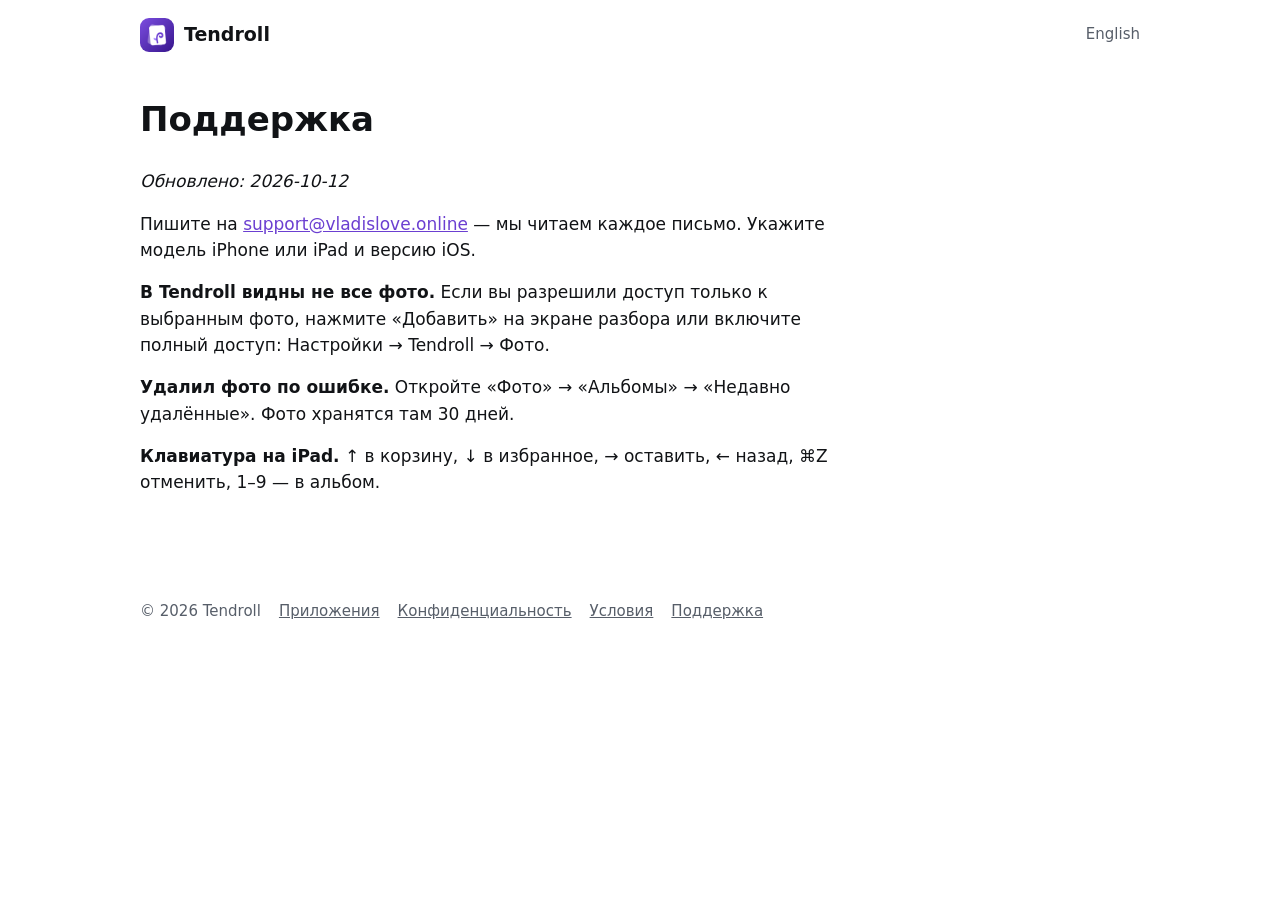
<file: ru/support.html>
<!doctype html>
<html lang="ru"><head><meta charset="utf-8"><meta name="viewport" content="width=device-width,initial-scale=1">
<title>Поддержка — Tendroll</title><meta name="description" content="Свайп — оставить, убрать, в избранное или в альбом. Бесплатно, без рекламы и подписки. Фото не покидают ваш iPhone.">
<meta property="og:title" content="Поддержка — Tendroll"><meta property="og:description" content="Свайп — оставить, убрать, в избранное или в альбом. Бесплатно, без рекламы и подписки. Фото не покидают ваш iPhone.">
<meta property="og:image" content="../assets/og.png"><meta name="theme-color" content="#6b3fd1">
<link rel="icon" href="../assets/icon-180.png"><link rel="apple-touch-icon" href="../assets/icon-180.png">
<link rel="alternate" hreflang="en" href="../">
<link rel="stylesheet" href="../assets/tokens.css"><style>
*{box-sizing:border-box}html{-webkit-text-size-adjust:100%}
body{margin:0;background:var(--color-bg);color:var(--color-text);font:var(--text-body)/1.55 -apple-system,BlinkMacSystemFont,"SF Pro Text",system-ui,sans-serif}
a{color:var(--color-accent)}
.wrap{max-width:1040px;margin:0 auto;padding:0 20px}
header.top{display:flex;align-items:center;justify-content:space-between;padding:18px 0}
.brand{display:flex;gap:10px;align-items:center;font-weight:700;font-size:19px;color:var(--color-text);text-decoration:none}
.brand img{width:34px;height:34px;border-radius:9px}
.lang{font-size:15px;color:var(--color-text-muted);text-decoration:none}
.hero{display:grid;grid-template-columns:1.1fr .9fr;gap:40px;align-items:center;padding:40px 0 64px}
.hero h1{font-size:clamp(34px,5vw,54px);line-height:1.08;margin:0 0 18px;letter-spacing:-.02em}
.hero p{font-size:19px;color:var(--color-text-muted);margin:0 0 28px;max-width:34em}
.btn{display:inline-block;background:var(--color-accent);color:var(--color-on-accent);padding:15px 26px;border-radius:999px;font-weight:600;text-decoration:none}
.btn.muted{background:var(--color-surface-2);color:var(--color-text)}
.shot{width:100%;max-width:340px;justify-self:center;border-radius:44px;box-shadow:0 30px 80px rgba(60,30,120,.25)}
section{padding:56px 0;border-top:1px solid var(--color-border)}
h2{font-size:clamp(26px,3.4vw,34px);margin:0 0 22px;letter-spacing:-.01em}
.grid{display:grid;grid-template-columns:repeat(3,1fr);gap:18px}
.card{background:var(--color-surface);border-radius:22px;padding:22px}
.card h3{margin:0 0 6px;font-size:18px}.card p{margin:0;color:var(--color-text-muted)}
ol.steps{list-style:none;padding:0;margin:0;display:grid;grid-template-columns:repeat(3,1fr);gap:18px;counter-reset:s}
ol.steps li{counter-increment:s;background:var(--color-surface);border-radius:22px;padding:22px}
ol.steps li::before{content:counter(s);display:inline-grid;place-items:center;width:30px;height:30px;border-radius:50%;background:var(--color-accent);color:var(--color-on-accent);font-weight:700;margin-bottom:10px}
ol.steps b{display:block;margin-bottom:4px}
.problem p{font-size:19px;color:var(--color-text-muted);max-width:40em}
.price{text-align:center}.price p{color:var(--color-text-muted)}
details{background:var(--color-surface);border-radius:16px;padding:16px 20px;margin-bottom:10px}
summary{font-weight:600;cursor:pointer}details p{margin:10px 0 0;color:var(--color-text-muted)}
.final{text-align:center}
footer{padding:28px 0 48px;color:var(--color-text-muted);font-size:15px;display:flex;gap:18px;flex-wrap:wrap}
footer a{color:var(--color-text-muted)}
.doc{max-width:720px;padding-bottom:60px}.doc h1{font-size:34px}.doc p{margin:0 0 16px}
@media (max-width:820px){.hero{grid-template-columns:1fr;padding-top:16px}.grid,ol.steps{grid-template-columns:1fr}.shot{max-width:280px}}
</style></head>
<body><div class="wrap"><header class="top"><a class="brand" href="./"><img src="../assets/icon-180.png" alt="">Tendroll</a>
<a class="lang" href="../" hreflang="en">English</a></header>
<main class="doc"><h1>Поддержка</h1><p><i>Обновлено: 2026-10-12</i></p><p>Пишите на <a href="mailto:support@vladislove.online">support@vladislove.online</a> — мы читаем каждое письмо. Укажите модель iPhone или iPad и версию iOS.</p><p><b>В Tendroll видны не все фото.</b> Если вы разрешили доступ только к выбранным фото, нажмите «Добавить» на экране разбора или включите полный доступ: Настройки → Tendroll → Фото.</p><p><b>Удалил фото по ошибке.</b> Откройте «Фото» → «Альбомы» → «Недавно удалённые». Фото хранятся там 30 дней.</p><p><b>Клавиатура на iPad.</b> ↑ в корзину, ↓ в избранное, → оставить, ← назад, ⌘Z отменить, 1–9 — в альбом.</p></main>
<footer><span>© 2026 Tendroll</span><a href="https://apps.vladislove.online/">Приложения</a><a href="privacy.html">Конфиденциальность</a><a href="terms.html">Условия</a><a href="support.html">Поддержка</a></footer>
</div></body></html>
</file>
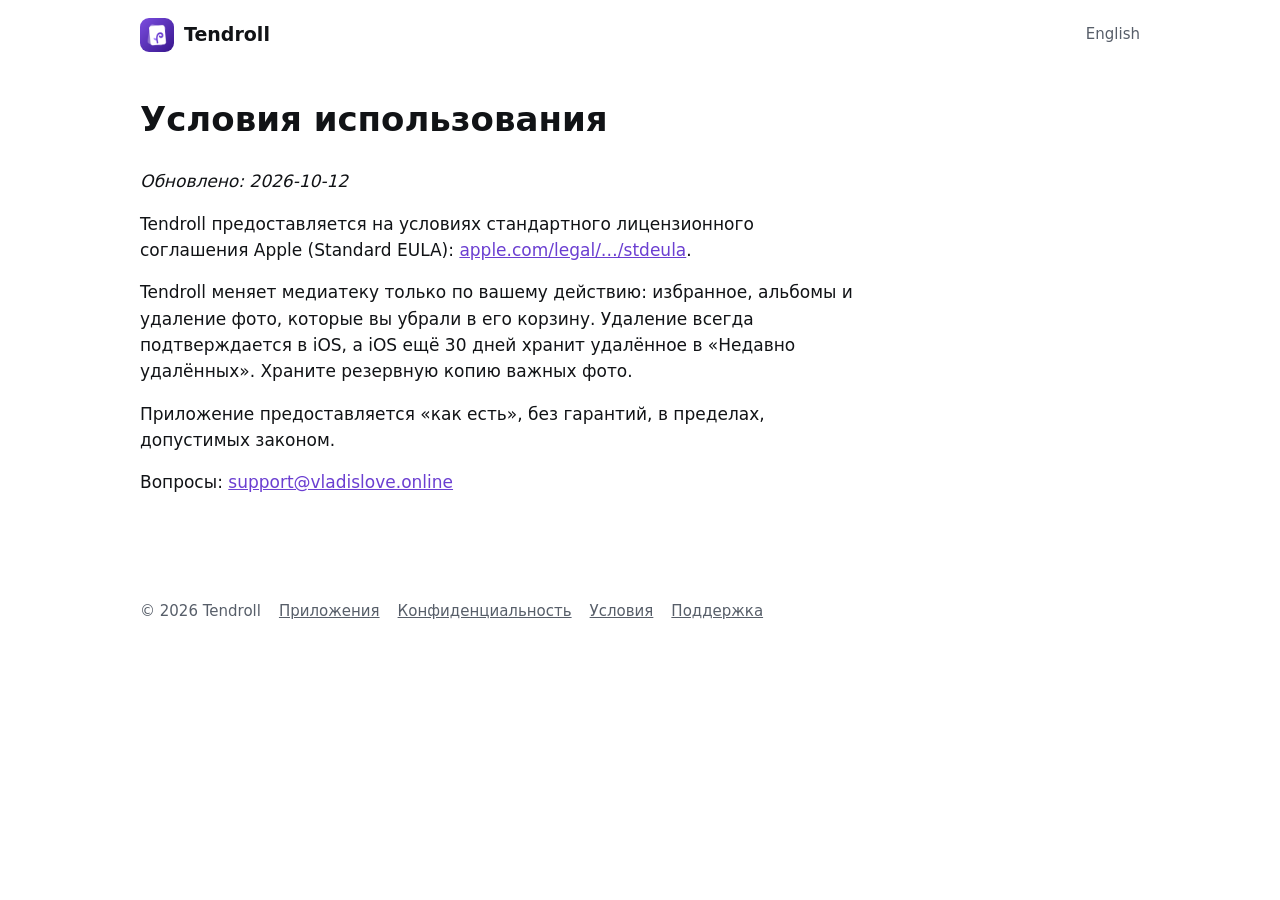
<file: ru/terms.html>
<!doctype html>
<html lang="ru"><head><meta charset="utf-8"><meta name="viewport" content="width=device-width,initial-scale=1">
<title>Условия использования — Tendroll</title><meta name="description" content="Свайп — оставить, убрать, в избранное или в альбом. Бесплатно, без рекламы и подписки. Фото не покидают ваш iPhone.">
<meta property="og:title" content="Условия использования — Tendroll"><meta property="og:description" content="Свайп — оставить, убрать, в избранное или в альбом. Бесплатно, без рекламы и подписки. Фото не покидают ваш iPhone.">
<meta property="og:image" content="../assets/og.png"><meta name="theme-color" content="#6b3fd1">
<link rel="icon" href="../assets/icon-180.png"><link rel="apple-touch-icon" href="../assets/icon-180.png">
<link rel="alternate" hreflang="en" href="../">
<link rel="stylesheet" href="../assets/tokens.css"><style>
*{box-sizing:border-box}html{-webkit-text-size-adjust:100%}
body{margin:0;background:var(--color-bg);color:var(--color-text);font:var(--text-body)/1.55 -apple-system,BlinkMacSystemFont,"SF Pro Text",system-ui,sans-serif}
a{color:var(--color-accent)}
.wrap{max-width:1040px;margin:0 auto;padding:0 20px}
header.top{display:flex;align-items:center;justify-content:space-between;padding:18px 0}
.brand{display:flex;gap:10px;align-items:center;font-weight:700;font-size:19px;color:var(--color-text);text-decoration:none}
.brand img{width:34px;height:34px;border-radius:9px}
.lang{font-size:15px;color:var(--color-text-muted);text-decoration:none}
.hero{display:grid;grid-template-columns:1.1fr .9fr;gap:40px;align-items:center;padding:40px 0 64px}
.hero h1{font-size:clamp(34px,5vw,54px);line-height:1.08;margin:0 0 18px;letter-spacing:-.02em}
.hero p{font-size:19px;color:var(--color-text-muted);margin:0 0 28px;max-width:34em}
.btn{display:inline-block;background:var(--color-accent);color:var(--color-on-accent);padding:15px 26px;border-radius:999px;font-weight:600;text-decoration:none}
.btn.muted{background:var(--color-surface-2);color:var(--color-text)}
.shot{width:100%;max-width:340px;justify-self:center;border-radius:44px;box-shadow:0 30px 80px rgba(60,30,120,.25)}
section{padding:56px 0;border-top:1px solid var(--color-border)}
h2{font-size:clamp(26px,3.4vw,34px);margin:0 0 22px;letter-spacing:-.01em}
.grid{display:grid;grid-template-columns:repeat(3,1fr);gap:18px}
.card{background:var(--color-surface);border-radius:22px;padding:22px}
.card h3{margin:0 0 6px;font-size:18px}.card p{margin:0;color:var(--color-text-muted)}
ol.steps{list-style:none;padding:0;margin:0;display:grid;grid-template-columns:repeat(3,1fr);gap:18px;counter-reset:s}
ol.steps li{counter-increment:s;background:var(--color-surface);border-radius:22px;padding:22px}
ol.steps li::before{content:counter(s);display:inline-grid;place-items:center;width:30px;height:30px;border-radius:50%;background:var(--color-accent);color:var(--color-on-accent);font-weight:700;margin-bottom:10px}
ol.steps b{display:block;margin-bottom:4px}
.problem p{font-size:19px;color:var(--color-text-muted);max-width:40em}
.price{text-align:center}.price p{color:var(--color-text-muted)}
details{background:var(--color-surface);border-radius:16px;padding:16px 20px;margin-bottom:10px}
summary{font-weight:600;cursor:pointer}details p{margin:10px 0 0;color:var(--color-text-muted)}
.final{text-align:center}
footer{padding:28px 0 48px;color:var(--color-text-muted);font-size:15px;display:flex;gap:18px;flex-wrap:wrap}
footer a{color:var(--color-text-muted)}
.doc{max-width:720px;padding-bottom:60px}.doc h1{font-size:34px}.doc p{margin:0 0 16px}
@media (max-width:820px){.hero{grid-template-columns:1fr;padding-top:16px}.grid,ol.steps{grid-template-columns:1fr}.shot{max-width:280px}}
</style></head>
<body><div class="wrap"><header class="top"><a class="brand" href="./"><img src="../assets/icon-180.png" alt="">Tendroll</a>
<a class="lang" href="../" hreflang="en">English</a></header>
<main class="doc"><h1>Условия использования</h1><p><i>Обновлено: 2026-10-12</i></p><p>Tendroll предоставляется на условиях стандартного лицензионного соглашения Apple (Standard EULA): <a href="https://www.apple.com/legal/internet-services/itunes/dev/stdeula/">apple.com/legal/…/stdeula</a>.</p><p>Tendroll меняет медиатеку только по вашему действию: избранное, альбомы и удаление фото, которые вы убрали в его корзину. Удаление всегда подтверждается в iOS, а iOS ещё 30 дней хранит удалённое в «Недавно удалённых». Храните резервную копию важных фото.</p><p>Приложение предоставляется «как есть», без гарантий, в пределах, допустимых законом.</p><p>Вопросы: <a href="mailto:support@vladislove.online">support@vladislove.online</a></p></main>
<footer><span>© 2026 Tendroll</span><a href="https://apps.vladislove.online/">Приложения</a><a href="privacy.html">Конфиденциальность</a><a href="terms.html">Условия</a><a href="support.html">Поддержка</a></footer>
</div></body></html>
</file>
<file: assets/tokens.css>
/* generated by gen_tokens.py from tokens.json — do not edit */
:root {
  --color-bg: #ffffff;
  --color-surface: #f4f5f7;
  --color-surface-2: #eceef1;
  --color-surface-3: #e2e5e9;
  --color-border: #d6dae0;
  --color-border-input: #7d8590;
  --color-text: #111316;
  --color-text-muted: #575e69;
  --color-text-disabled: #a7adb5;
  --color-accent: #6b3fd1;
  --color-on-accent: #ffffff;
  --color-danger: #c22a20;
  --color-danger-fill: #c62a20;
  --color-on-danger: #ffffff;
  --color-success: #1b7442;
  --color-success-fill: #1a7943;
  --color-on-success: #ffffff;
  --color-warning: #ffc53d;
  --color-on-warning: #1a1300;
  --color-scrim: #000000;
  --color-on-scrim: #ffffff;
  --font-sans: Inter, system-ui, -apple-system, Segoe UI, Roboto, sans-serif;
  --font-mono: ui-monospace, SFMono-Regular, Menlo, monospace;
  --text-caption: 12px; --leading-caption: 16px; --weight-caption: 500;
  --text-footnote: 13px; --leading-footnote: 18px; --weight-footnote: 400;
  --text-sub: 15px; --leading-sub: 20px; --weight-sub: 400;
  --text-body: 17px; --leading-body: 22px; --weight-body: 400;
  --text-headline: 17px; --leading-headline: 22px; --weight-headline: 600;
  --text-title3: 20px; --leading-title3: 25px; --weight-title3: 600;
  --text-title: 28px; --leading-title: 34px; --weight-title: 700;
  --text-display: 34px; --leading-display: 41px; --weight-display: 700;
  --space-0: 0px;
  --space-1: 4px;
  --space-2: 8px;
  --space-3: 12px;
  --space-4: 16px;
  --space-5: 20px;
  --space-6: 24px;
  --space-7: 32px;
  --space-8: 48px;
  --radius-sm: 8px;
  --radius-md: 12px;
  --radius-lg: 20px;
  --radius-card: 24px;
  --radius-pill: 999px;
  --shadow-card: 0 8px 24px rgba(0,0,0,.35);
  --shadow-pop: 0 16px 40px rgba(0,0,0,.45);
  --motion-fast: 120ms;
  --motion-base: 220ms;
  --motion-ease: cubic-bezier(.2,.8,.2,1);
}
@media (prefers-color-scheme: dark) {
 :root:not([data-theme="light"]) {
  --color-bg: #0e0f11;
  --color-surface: #17191c;
  --color-surface-2: #202328;
  --color-surface-3: #2a2e34;
  --color-border: #33373e;
  --color-border-input: #737b87;
  --color-text: #f4f5f7;
  --color-text-muted: #a3a9b3;
  --color-text-disabled: #5d636c;
  --color-accent: #b69cff;
  --color-on-accent: #140a2b;
  --color-danger: #ff6b61;
  --color-danger-fill: #c62a20;
  --color-on-danger: #ffffff;
  --color-success: #3fd483;
  --color-success-fill: #1a7943;
  --color-on-success: #ffffff;
  --color-warning: #ffc53d;
  --color-on-warning: #1a1300;
  --color-scrim: #000000;
  --color-on-scrim: #ffffff;
 }
}
:root[data-theme="dark"] {
  --color-bg: #0e0f11;
  --color-surface: #17191c;
  --color-surface-2: #202328;
  --color-surface-3: #2a2e34;
  --color-border: #33373e;
  --color-border-input: #737b87;
  --color-text: #f4f5f7;
  --color-text-muted: #a3a9b3;
  --color-text-disabled: #5d636c;
  --color-accent: #b69cff;
  --color-on-accent: #140a2b;
  --color-danger: #ff6b61;
  --color-danger-fill: #c62a20;
  --color-on-danger: #ffffff;
  --color-success: #3fd483;
  --color-success-fill: #1a7943;
  --color-on-success: #ffffff;
  --color-warning: #ffc53d;
  --color-on-warning: #1a1300;
  --color-scrim: #000000;
  --color-on-scrim: #ffffff;
}
</file>
